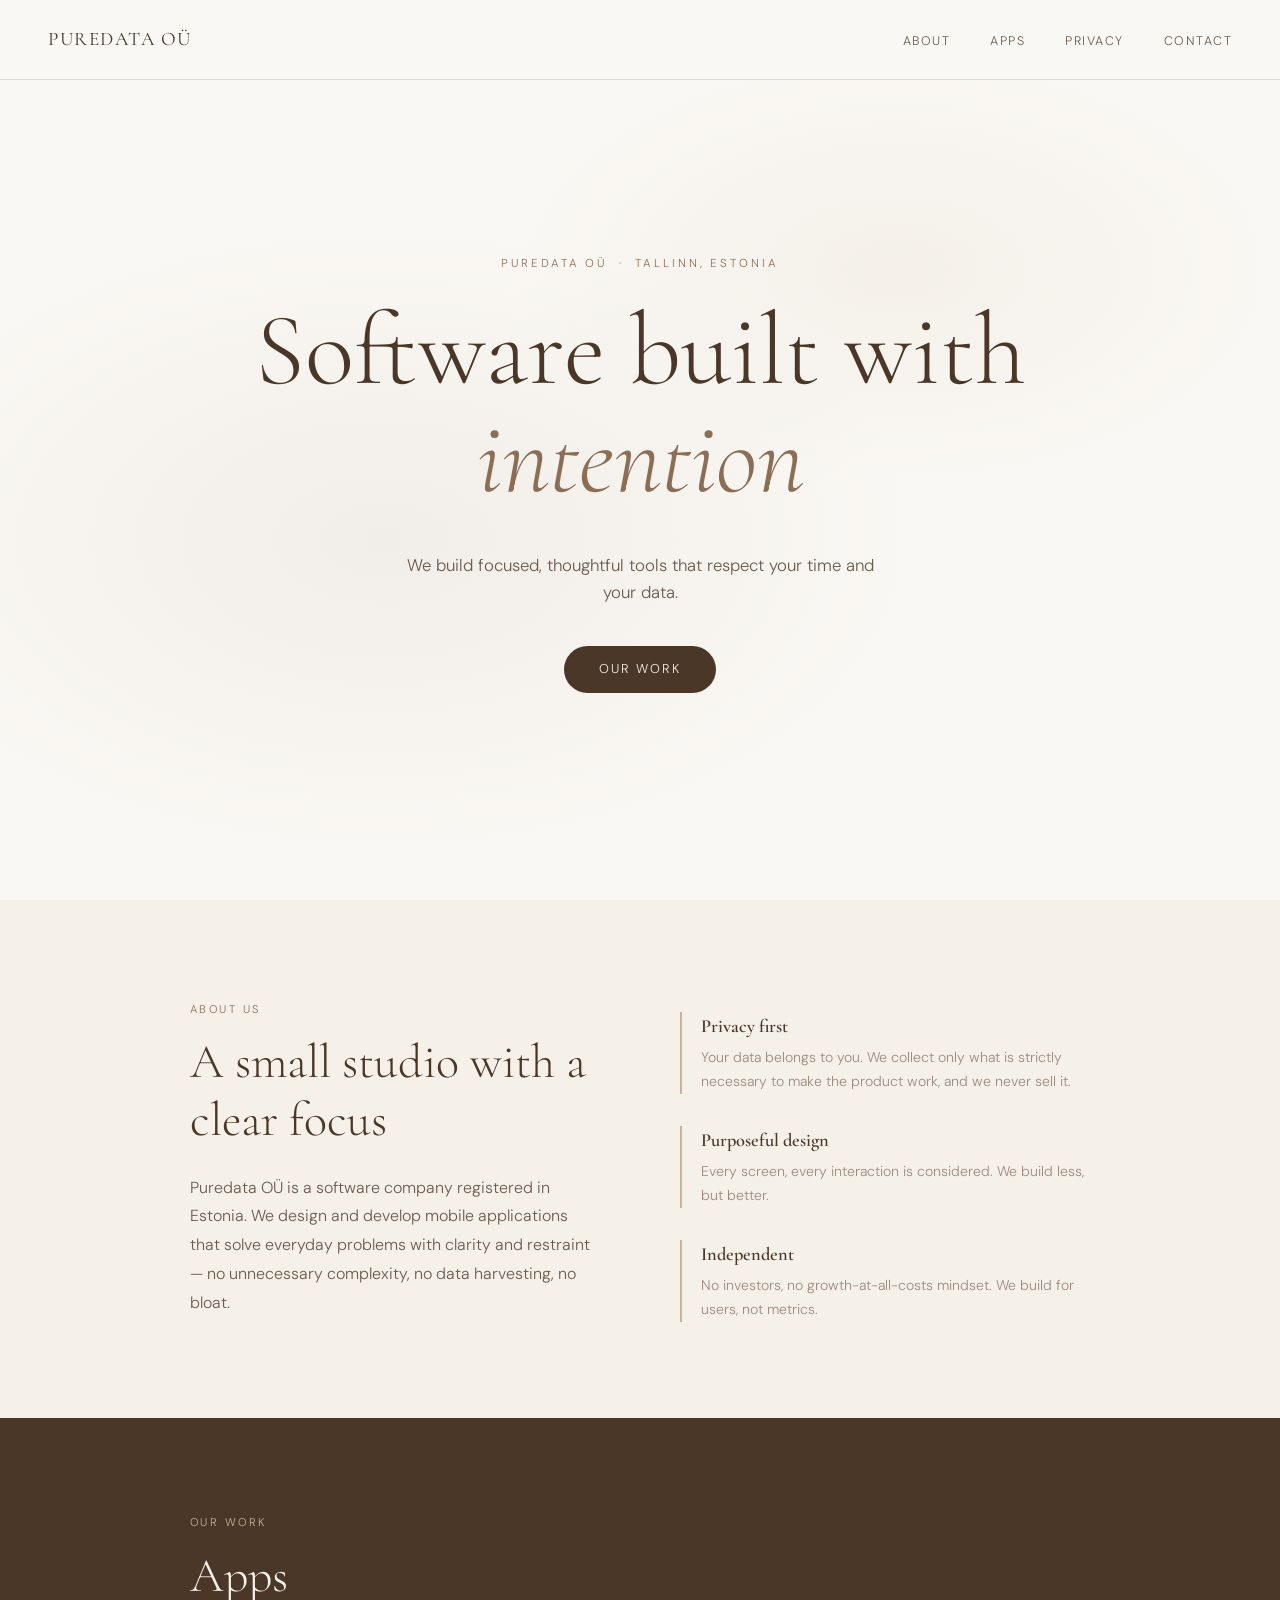
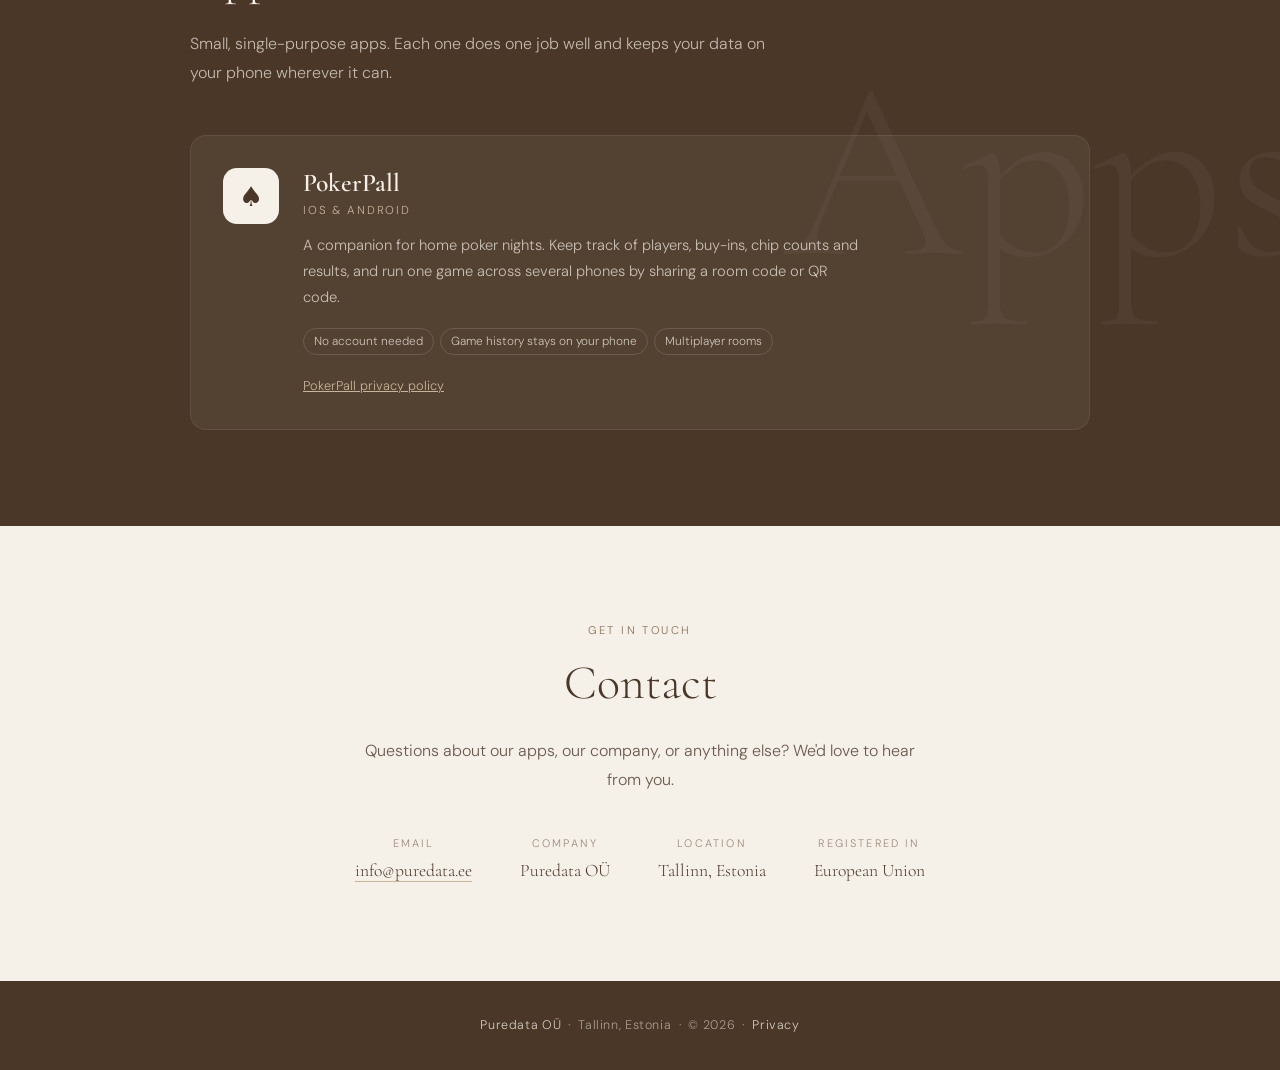
<file: index.html>
<!DOCTYPE html>
<html lang="en">
<head>
  <meta charset="UTF-8" />
  <meta name="viewport" content="width=device-width, initial-scale=1.0" />
  <title>Puredata OÜ — Software built with intention</title>
  <meta name="description" content="Puredata OÜ is a small software studio in Tallinn, Estonia, building focused mobile apps that respect your time and your data." />
  <link rel="preconnect" href="https://fonts.googleapis.com" />
  <link rel="preconnect" href="https://fonts.gstatic.com" crossorigin />
  <link href="https://fonts.googleapis.com/css2?family=Cormorant+Garamond:ital,wght@0,300;0,400;0,600;1,300;1,400&family=DM+Sans:wght@300;400;500&display=swap" rel="stylesheet" />
  <link rel="stylesheet" href="/site.css" />
  <script>
    /* Old links to puredata.ee/#app pointed at Plainly, which now has its own page. */
    if (location.hash === '#app') location.replace('/plainly/');
  </script>
  <style>
    /* HERO */
    .hero {
      min-height: 100vh;
      display: flex;
      flex-direction: column;
      align-items: center;
      justify-content: center;
      text-align: center;
      padding: 8rem 2rem 5rem;
      position: relative;
      overflow: hidden;
    }

    .hero::before {
      content: '';
      position: absolute;
      inset: 0;
      background:
        radial-gradient(ellipse 60% 50% at 30% 60%, rgba(139, 110, 87, 0.08) 0%, transparent 70%),
        radial-gradient(ellipse 50% 40% at 70% 30%, rgba(201, 180, 154, 0.12) 0%, transparent 60%);
      pointer-events: none;
    }

    .hero-eyebrow {
      font-size: 0.72rem;
      letter-spacing: 0.25em;
      text-transform: uppercase;
      color: var(--walnut-light);
      margin-bottom: 1.5rem;
      opacity: 0;
      animation: fadeUp 0.8s ease forwards 0.2s;
    }

    .hero-title {
      font-family: var(--serif);
      font-size: clamp(3rem, 8vw, 7rem);
      font-weight: 300;
      line-height: 1.05;
      color: var(--walnut);
      margin-bottom: 1rem;
      opacity: 0;
      animation: fadeUp 0.9s ease forwards 0.4s;
    }

    .hero-title em { font-style: italic; color: var(--walnut-light); }

    .hero-sub {
      font-size: 1.05rem;
      color: var(--text-mid);
      max-width: 480px;
      margin: 1.5rem auto 2.5rem;
      opacity: 0;
      animation: fadeUp 0.9s ease forwards 0.6s;
    }

    .hero-cta {
      display: inline-block;
      background: var(--walnut);
      color: var(--cream);
      padding: 0.85rem 2.2rem;
      border-radius: 100px;
      font-size: 0.8rem;
      letter-spacing: 0.14em;
      text-transform: uppercase;
      text-decoration: none;
      transition: background 0.2s, transform 0.2s;
      opacity: 0;
      animation: fadeUp 0.9s ease forwards 0.8s;
    }

    .hero-cta:hover { background: var(--walnut-mid); color: var(--cream); transform: translateY(-2px); }

    @media (prefers-reduced-motion: reduce) {
      .hero-eyebrow, .hero-title, .hero-sub, .hero-cta { opacity: 1; }
    }

    /* SECTIONS */
    section { padding: 6rem 2rem; }
    .container { max-width: 900px; margin: 0 auto; }

    .section-title {
      font-family: var(--serif);
      font-size: clamp(2rem, 4vw, 3rem);
      font-weight: 300;
      color: var(--walnut);
      line-height: 1.2;
      margin-bottom: 1.5rem;
    }

    .section-body {
      font-size: 1rem;
      color: var(--text-mid);
      max-width: 580px;
      line-height: 1.8;
    }

    /* ABOUT */
    .about { background: var(--cream); }

    .about-grid {
      display: grid;
      grid-template-columns: 1fr 1fr;
      gap: 5rem;
      align-items: center;
    }

    .about-values { display: flex; flex-direction: column; gap: 2rem; margin-top: 1rem; }
    .value-item { border-left: 2px solid var(--tan); padding-left: 1.2rem; }

    .value-title {
      font-family: var(--serif);
      font-size: 1.15rem;
      font-weight: 600;
      color: var(--walnut);
      margin-bottom: 0.3rem;
    }

    .value-desc { font-size: 0.88rem; color: var(--text-light); line-height: 1.7; }

    /* APPS */
    .apps { background: var(--walnut); color: var(--cream); position: relative; overflow: hidden; }

    .apps::before {
      content: 'Apps';
      position: absolute;
      right: -2rem;
      top: 50%;
      transform: translateY(-50%);
      font-family: var(--serif);
      font-size: clamp(8rem, 20vw, 18rem);
      font-weight: 300;
      color: rgba(255, 255, 255, 0.04);
      line-height: 1;
      pointer-events: none;
      white-space: nowrap;
    }

    .apps .eyebrow { color: var(--tan); }
    .apps .section-title { color: var(--cream); }
    .apps .section-body { color: rgba(245, 240, 232, 0.7); }

    .app-card {
      position: relative;
      margin-top: 3rem;
      background: rgba(255, 255, 255, 0.05);
      border: 1px solid rgba(255, 255, 255, 0.08);
      border-radius: 16px;
      padding: 2rem;
      display: grid;
      grid-template-columns: auto 1fr;
      gap: 1.5rem;
      align-items: start;
    }

    .app-mark {
      width: 56px;
      height: 56px;
      border-radius: 14px;
      background: var(--cream);
      color: var(--walnut);
      display: grid;
      place-items: center;
      font-size: 1.7rem;
    }

    .app-name {
      font-family: var(--serif);
      font-size: 1.6rem;
      font-weight: 600;
      color: var(--cream);
      line-height: 1.2;
    }

    .app-platform {
      font-size: 0.72rem;
      letter-spacing: 0.16em;
      text-transform: uppercase;
      color: var(--tan);
      margin: 0.2rem 0 0.8rem;
    }

    .app-desc { font-size: 0.92rem; color: rgba(245, 240, 232, 0.72); line-height: 1.75; max-width: 560px; }

    .app-points {
      list-style: none;
      display: flex;
      flex-wrap: wrap;
      gap: 6px;
      margin-top: 1.1rem;
    }

    .app-points li {
      font-size: 0.74rem;
      padding: 3px 10px;
      border-radius: 100px;
      border: 1px solid rgba(255, 255, 255, 0.14);
      color: rgba(245, 240, 232, 0.75);
    }

    .app-links { margin-top: 1.3rem; font-size: 0.8rem; }
    .app-links a { color: var(--tan); }
    .app-links a:hover { color: var(--cream); }

    /* CONTACT */
    .contact { background: var(--cream); text-align: center; }
    .contact .section-body { margin: 0 auto; }

    .contact-details {
      display: flex;
      justify-content: center;
      gap: 3rem;
      margin-top: 2.5rem;
      flex-wrap: wrap;
    }

    .contact-item { display: flex; flex-direction: column; gap: 0.3rem; }

    .contact-label {
      font-size: 0.68rem;
      letter-spacing: 0.2em;
      text-transform: uppercase;
      color: var(--text-light);
    }

    .contact-value { font-family: var(--serif); font-size: 1.1rem; color: var(--walnut); }

    .contact-value a {
      color: inherit;
      text-decoration: none;
      border-bottom: 1px solid var(--tan);
      transition: border-color 0.2s;
    }

    .contact-value a:hover { border-color: var(--walnut); }

    @media (max-width: 700px) {
      section { padding: 4.5rem 1rem; }
      .hero { padding: 7rem 1rem 4rem; }
      .about-grid { grid-template-columns: 1fr; gap: 2.5rem; }
      .app-card { grid-template-columns: 1fr; padding: 1.5rem; }
      .contact-details { gap: 2rem; }
    }
  </style>
</head>
<body>

  <nav class="site-nav" aria-label="Main">
    <a href="/" class="nav-logo">Puredata OÜ</a>
    <ul class="nav-links">
      <li class="nav-optional"><a href="#about">About</a></li>
      <li><a href="#apps">Apps</a></li>
      <li><a href="/privacy">Privacy</a></li>
      <li><a href="#contact">Contact</a></li>
    </ul>
  </nav>

  <main>

    <section class="hero">
      <p class="hero-eyebrow">Puredata OÜ &nbsp;·&nbsp; Tallinn, Estonia</p>
      <h1 class="hero-title">Software built with<br /><em>intention</em></h1>
      <p class="hero-sub">We build focused, thoughtful tools that respect your time and your data.</p>
      <a href="#apps" class="hero-cta">Our work</a>
    </section>

    <section class="about" id="about">
      <div class="container">
        <div class="about-grid">
          <div>
            <p class="eyebrow">About us</p>
            <h2 class="section-title">A small studio with a clear focus</h2>
            <p class="section-body">Puredata OÜ is a software company registered in Estonia. We design and develop mobile applications that solve everyday problems with clarity and restraint — no unnecessary complexity, no data harvesting, no bloat.</p>
          </div>
          <div class="about-values">
            <div class="value-item">
              <div class="value-title">Privacy first</div>
              <div class="value-desc">Your data belongs to you. We collect only what is strictly necessary to make the product work, and we never sell it.</div>
            </div>
            <div class="value-item">
              <div class="value-title">Purposeful design</div>
              <div class="value-desc">Every screen, every interaction is considered. We build less, but better.</div>
            </div>
            <div class="value-item">
              <div class="value-title">Independent</div>
              <div class="value-desc">No investors, no growth-at-all-costs mindset. We build for users, not metrics.</div>
            </div>
          </div>
        </div>
      </div>
    </section>

    <section class="apps" id="apps">
      <div class="container">
        <p class="eyebrow">Our work</p>
        <h2 class="section-title">Apps</h2>
        <p class="section-body">Small, single-purpose apps. Each one does one job well and keeps your data on your phone wherever it can.</p>

        <article class="app-card">
          <div class="app-mark" aria-hidden="true">♠</div>
          <div>
            <h3 class="app-name">PokerPall</h3>
            <p class="app-platform">iOS &amp; Android</p>
            <p class="app-desc">A companion for home poker nights. Keep track of players, buy-ins, chip counts and results, and run one game across several phones by sharing a room code or QR code.</p>
            <ul class="app-points">
              <li>No account needed</li>
              <li>Game history stays on your phone</li>
              <li>Multiplayer rooms</li>
            </ul>
            <p class="app-links"><a href="/privacy#pokerpall">PokerPall privacy policy</a></p>
          </div>
        </article>
      </div>
    </section>

    <section class="contact" id="contact">
      <div class="container">
        <p class="eyebrow">Get in touch</p>
        <h2 class="section-title">Contact</h2>
        <p class="section-body">Questions about our apps, our company, or anything else? We'd love to hear from you.</p>
        <div class="contact-details">
          <div class="contact-item">
            <span class="contact-label">Email</span>
            <span class="contact-value"><a href="mailto:info@puredata.ee">info@puredata.ee</a></span>
          </div>
          <div class="contact-item">
            <span class="contact-label">Company</span>
            <span class="contact-value">Puredata OÜ</span>
          </div>
          <div class="contact-item">
            <span class="contact-label">Location</span>
            <span class="contact-value">Tallinn, Estonia</span>
          </div>
          <div class="contact-item">
            <span class="contact-label">Registered in</span>
            <span class="contact-value">European Union</span>
          </div>
        </div>
      </div>
    </section>

  </main>

  <footer class="site-footer">
    <span>Puredata OÜ</span> &nbsp;·&nbsp; Tallinn, Estonia &nbsp;·&nbsp; © 2026 &nbsp;·&nbsp; <a href="/privacy">Privacy</a>
  </footer>

</body>
</html>
</file>
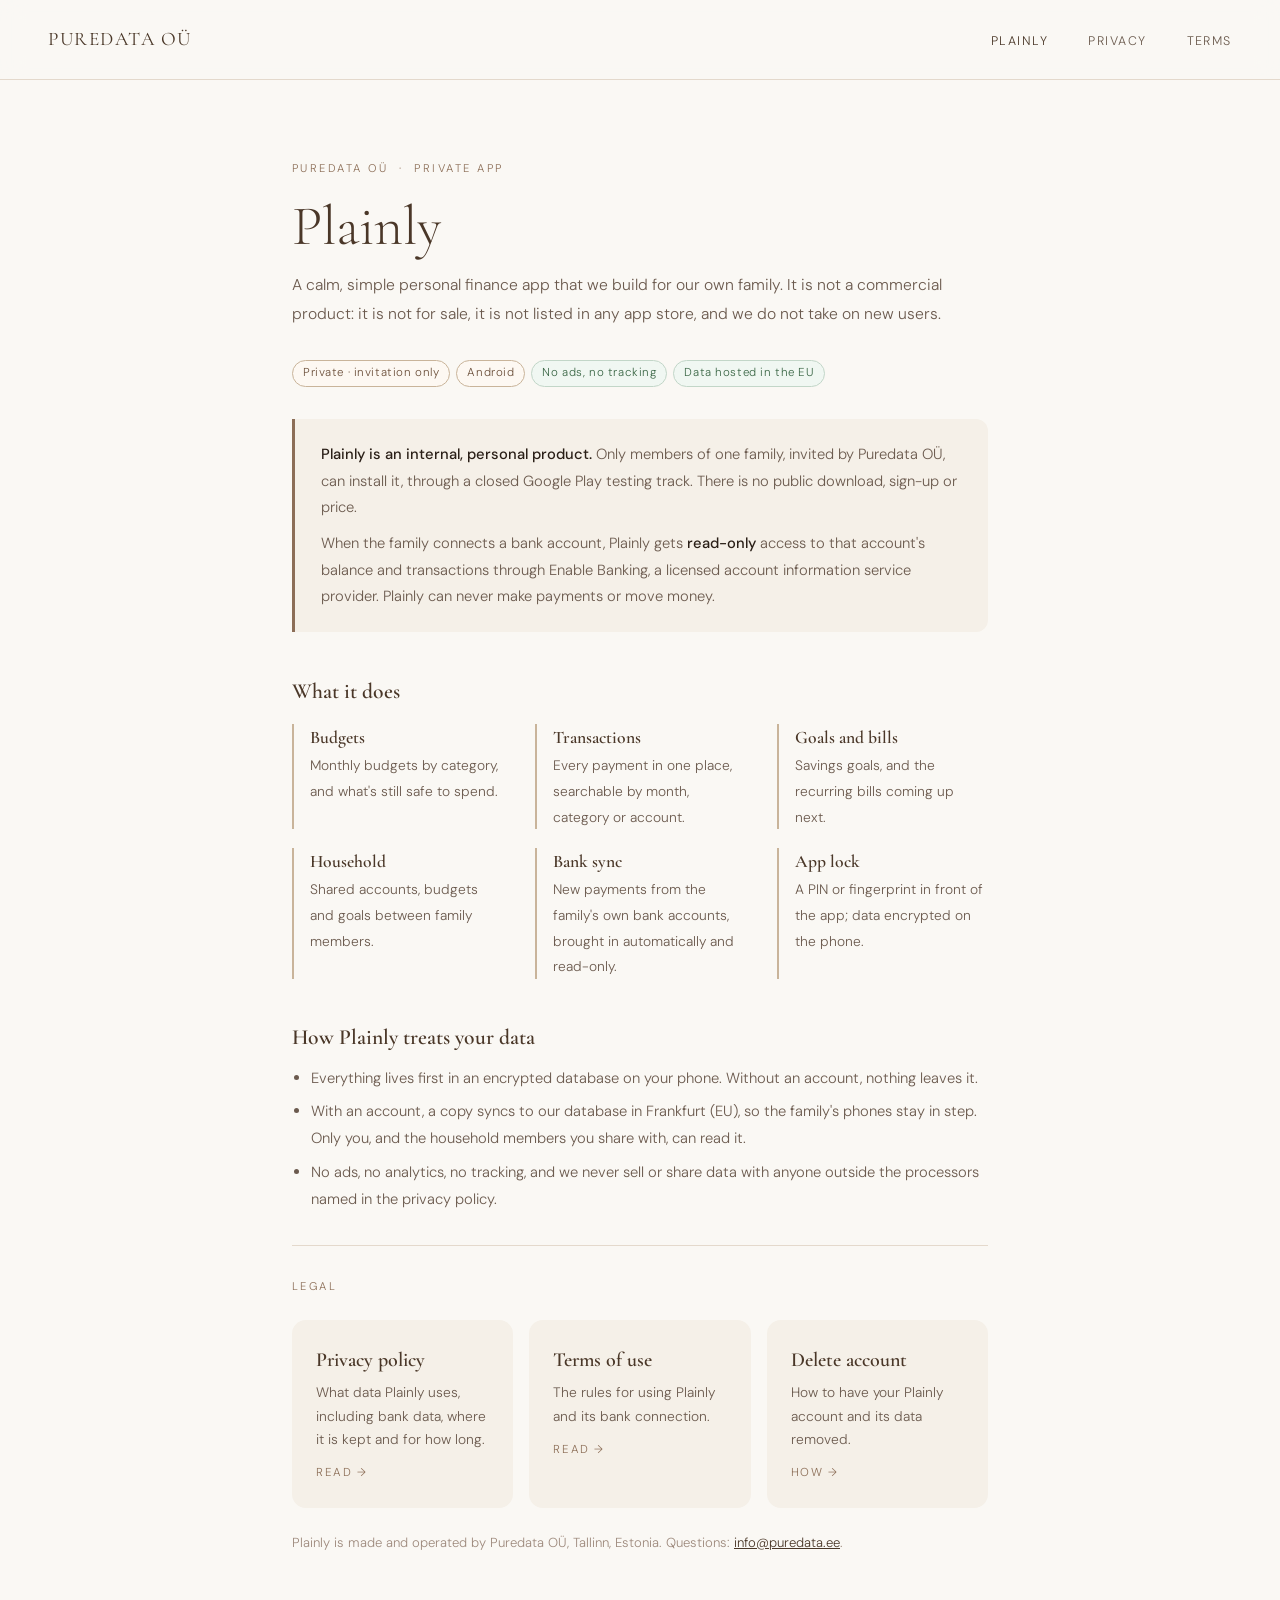
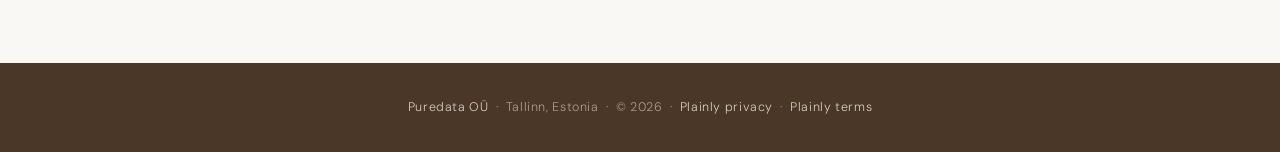
<file: plainly/index.html>
<!DOCTYPE html>
<html lang="en">
<head>
  <meta charset="UTF-8" />
  <meta name="viewport" content="width=device-width, initial-scale=1.0" />
  <title>Plainly — a private family app by Puredata OÜ</title>
  <meta name="description" content="Plainly is a private personal finance app that Puredata OÜ builds for one family. It is not publicly available." />
  <meta name="robots" content="noindex" />
  <link rel="preconnect" href="https://fonts.googleapis.com" />
  <link rel="preconnect" href="https://fonts.gstatic.com" crossorigin />
  <link href="https://fonts.googleapis.com/css2?family=Cormorant+Garamond:ital,wght@0,300;0,400;0,600;1,300;1,400&family=DM+Sans:wght@300;400;500&display=swap" rel="stylesheet" />
  <link rel="stylesheet" href="/site.css" />
  <style>
    .feature-list {
      list-style: none;
      display: grid;
      grid-template-columns: repeat(auto-fit, minmax(200px, 1fr));
      gap: 1.2rem 2rem;
      margin: 1rem 0 0;
      padding: 0;
    }
    .feature-list li { border-left: 2px solid var(--tan); padding-left: 1rem; }
    .feature-list strong {
      display: block;
      font-family: var(--serif);
      font-size: 1.1rem;
      font-weight: 600;
      color: var(--walnut);
    }
    .feature-list span { font-size: 0.86rem; color: var(--text-mid); line-height: 1.7; }
  </style>
</head>
<body>

  <nav class="site-nav" aria-label="Plainly">
    <a href="/" class="nav-logo">Puredata OÜ</a>
    <ul class="nav-links">
      <li><a href="/plainly/" aria-current="page">Plainly</a></li>
      <li><a href="/plainly/privacy">Privacy</a></li>
      <li><a href="/plainly/terms">Terms</a></li>
    </ul>
  </nav>

  <main class="page">

    <p class="eyebrow">Puredata OÜ &nbsp;·&nbsp; Private app</p>
    <h1>Plainly</h1>
    <p class="lede">A calm, simple personal finance app that we build for our own family. It is not a commercial product: it is not for sale, it is not listed in any app store, and we do not take on new users.</p>

    <div class="chips">
      <span class="chip">Private · invitation only</span>
      <span class="chip">Android</span>
      <span class="chip good">No ads, no tracking</span>
      <span class="chip good">Data hosted in the EU</span>
    </div>

    <div class="callout">
      <p><strong>Plainly is an internal, personal product.</strong> Only members of one family, invited by Puredata OÜ, can install it, through a closed Google Play testing track. There is no public download, sign-up or price.</p>
      <p>When the family connects a bank account, Plainly gets <strong>read-only</strong> access to that account's balance and transactions through Enable Banking, a licensed account information service provider. Plainly can never make payments or move money.</p>
    </div>

    <div class="prose">
      <h2>What it does</h2>
    </div>
    <ul class="feature-list">
      <li><strong>Budgets</strong><span>Monthly budgets by category, and what's still safe to spend.</span></li>
      <li><strong>Transactions</strong><span>Every payment in one place, searchable by month, category or account.</span></li>
      <li><strong>Goals and bills</strong><span>Savings goals, and the recurring bills coming up next.</span></li>
      <li><strong>Household</strong><span>Shared accounts, budgets and goals between family members.</span></li>
      <li><strong>Bank sync</strong><span>New payments from the family's own bank accounts, brought in automatically and read-only.</span></li>
      <li><strong>App lock</strong><span>A PIN or fingerprint in front of the app; data encrypted on the phone.</span></li>
    </ul>

    <div class="prose">
      <h2>How Plainly treats your data</h2>
      <ul>
        <li>Everything lives first in an encrypted database on your phone. Without an account, nothing leaves it.</li>
        <li>With an account, a copy syncs to our database in Frankfurt (EU), so the family's phones stay in step. Only you, and the household members you share with, can read it.</li>
        <li>No ads, no analytics, no tracking, and we never sell or share data with anyone outside the processors named in the privacy policy.</li>
      </ul>
    </div>

    <hr class="rule" />

    <p class="eyebrow">Legal</p>
    <div class="card-grid">
      <a class="card" href="/plainly/privacy">
        <p class="card-title">Privacy policy</p>
        <p class="card-text">What data Plainly uses, including bank data, where it is kept and for how long.</p>
        <span class="card-link">Read →</span>
      </a>
      <a class="card" href="/plainly/terms">
        <p class="card-title">Terms of use</p>
        <p class="card-text">The rules for using Plainly and its bank connection.</p>
        <span class="card-link">Read →</span>
      </a>
      <a class="card" href="/delete-account">
        <p class="card-title">Delete account</p>
        <p class="card-text">How to have your Plainly account and its data removed.</p>
        <span class="card-link">How →</span>
      </a>
    </div>

    <p class="meta">Plainly is made and operated by Puredata OÜ, Tallinn, Estonia. Questions: <a href="mailto:info@puredata.ee">info@puredata.ee</a>.</p>

  </main>

  <footer class="site-footer">
    <span>Puredata OÜ</span> &nbsp;·&nbsp; Tallinn, Estonia &nbsp;·&nbsp; © 2026 &nbsp;·&nbsp;
    <a href="/plainly/privacy">Plainly privacy</a> &nbsp;·&nbsp; <a href="/plainly/terms">Plainly terms</a>
  </footer>

</body>
</html>
</file>
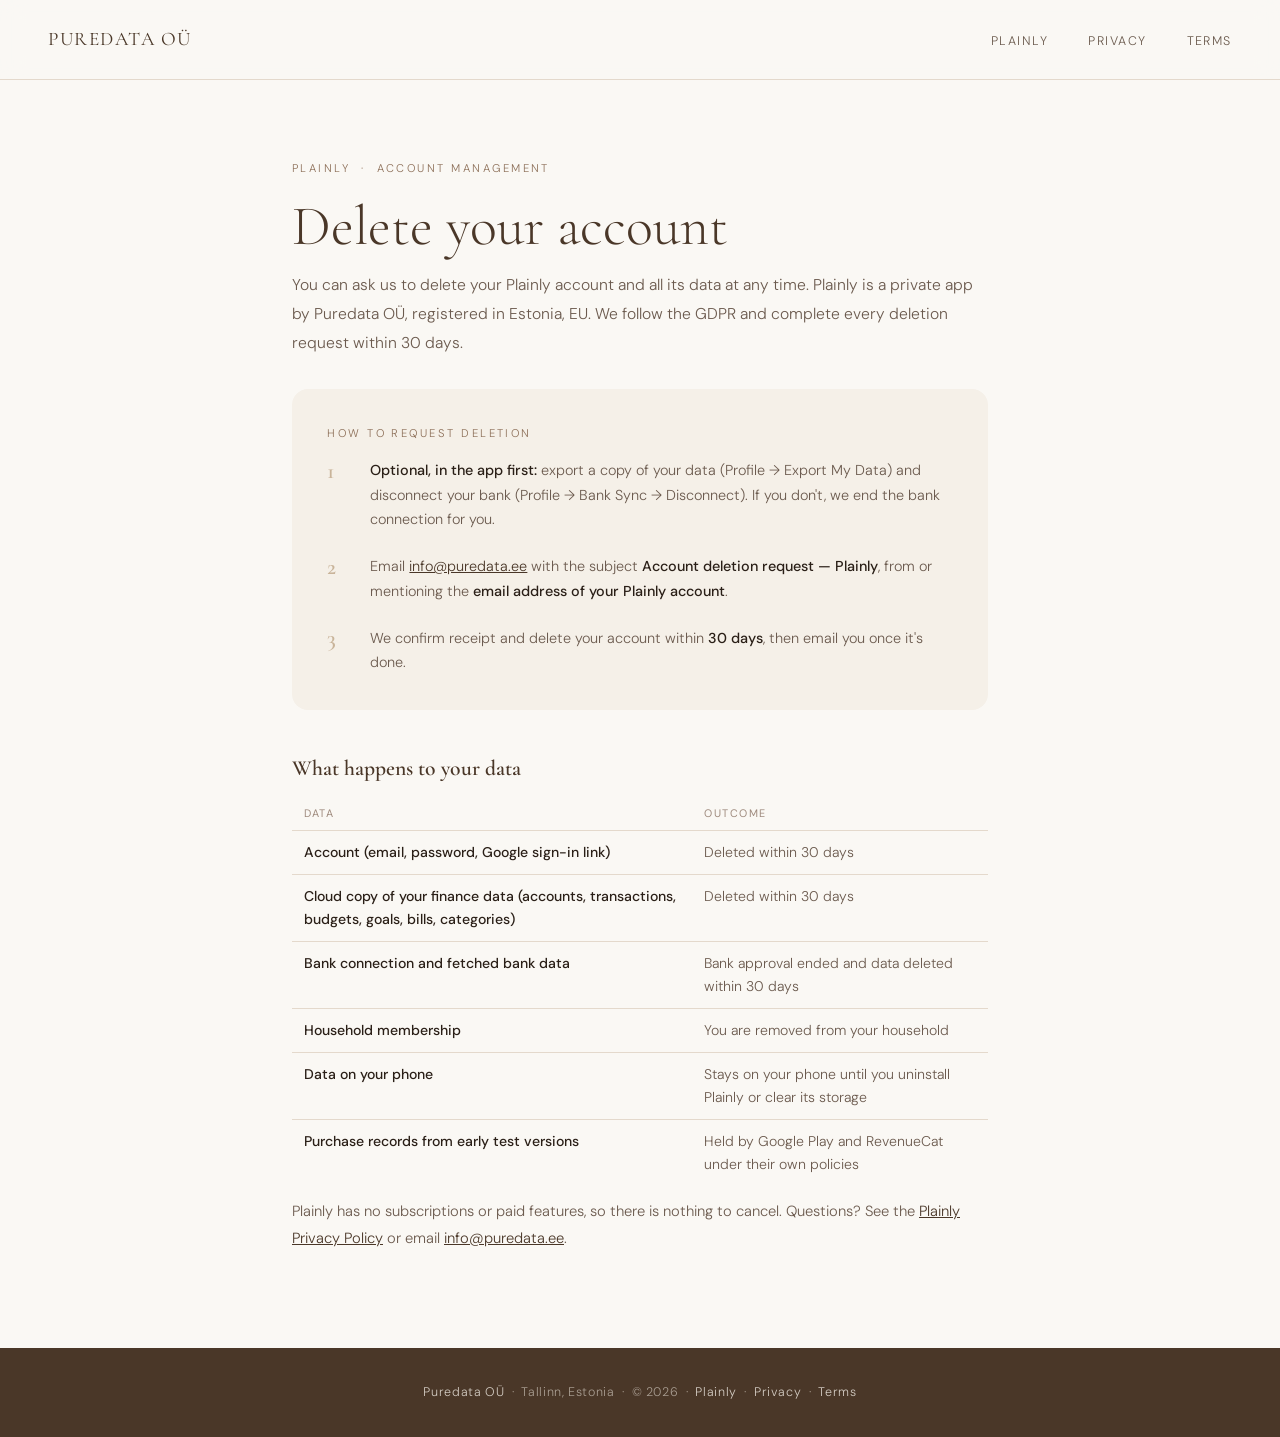
<file: delete-account.html>
<!DOCTYPE html>
<html lang="en">
<head>
  <meta charset="UTF-8" />
  <meta name="viewport" content="width=device-width, initial-scale=1.0" />
  <title>Delete Account — Plainly by Puredata OÜ</title>
  <meta name="description" content="How to request deletion of your Plainly account and its data." />
  <meta name="robots" content="noindex" />
  <link rel="preconnect" href="https://fonts.googleapis.com" />
  <link rel="preconnect" href="https://fonts.gstatic.com" crossorigin />
  <link href="https://fonts.googleapis.com/css2?family=Cormorant+Garamond:ital,wght@0,300;0,400;0,600;1,300;1,400&family=DM+Sans:wght@300;400;500&display=swap" rel="stylesheet" />
  <link rel="stylesheet" href="/site.css" />
  <style>
    .steps {
      background: var(--cream);
      border-radius: 16px;
      padding: 2.2rem;
      margin: 2rem 0 2.5rem;
    }

    .step { display: flex; gap: 1.2rem; align-items: flex-start; margin-bottom: 1.4rem; }
    .step:last-child { margin-bottom: 0; }

    .step-number {
      font-family: var(--serif);
      font-size: 1.4rem;
      font-weight: 600;
      color: var(--tan);
      line-height: 1;
      min-width: 1.5rem;
      padding-top: 0.1rem;
    }

    .step-content { font-size: 0.9rem; color: var(--text-mid); line-height: 1.7; }
    .step-content strong { font-weight: 500; color: var(--text-dark); }

    .outcome-deleted { color: var(--destructive); }
    .outcome-kept { color: var(--walnut-light); }

    @media (max-width: 700px) {
      .steps { padding: 1.4rem; }
    }
  </style>
</head>
<body>

  <nav class="site-nav" aria-label="Plainly">
    <a href="/" class="nav-logo">Puredata OÜ</a>
    <ul class="nav-links">
      <li><a href="/plainly/">Plainly</a></li>
      <li><a href="/plainly/privacy">Privacy</a></li>
      <li><a href="/plainly/terms">Terms</a></li>
    </ul>
  </nav>

  <main class="page">
    <p class="eyebrow">Plainly &nbsp;·&nbsp; Account management</p>
    <h1>Delete your account</h1>

    <p class="lede">You can ask us to delete your Plainly account and all its data at any time. Plainly is a private app by Puredata OÜ, registered in Estonia, EU. We follow the GDPR and complete every deletion request within 30 days.</p>

    <div class="steps">
      <p class="eyebrow">How to request deletion</p>

      <div class="step">
        <span class="step-number">1</span>
        <div class="step-content">
          <strong>Optional, in the app first:</strong> export a copy of your data (Profile → Export My Data) and disconnect your bank (Profile → Bank Sync → Disconnect). If you don't, we end the bank connection for you.
        </div>
      </div>

      <div class="step">
        <span class="step-number">2</span>
        <div class="step-content">
          Email <a href="mailto:info@puredata.ee?subject=Account%20deletion%20request%20%E2%80%94%20Plainly">info@puredata.ee</a>
          with the subject <strong>Account deletion request — Plainly</strong>, from or mentioning the
          <strong>email address of your Plainly account</strong>.
        </div>
      </div>

      <div class="step">
        <span class="step-number">3</span>
        <div class="step-content">
          We confirm receipt and delete your account within <strong>30 days</strong>, then email you once it's done.
        </div>
      </div>
    </div>

    <div class="prose">
      <h2>What happens to your data</h2>
      <table class="data-table">
        <thead>
          <tr><th>Data</th><th>Outcome</th></tr>
        </thead>
        <tbody>
          <tr>
            <td>Account (email, password, Google sign-in link)</td>
            <td class="outcome-deleted">Deleted within 30 days</td>
          </tr>
          <tr>
            <td>Cloud copy of your finance data (accounts, transactions, budgets, goals, bills, categories)</td>
            <td class="outcome-deleted">Deleted within 30 days</td>
          </tr>
          <tr>
            <td>Bank connection and fetched bank data</td>
            <td class="outcome-deleted">Bank approval ended and data deleted within 30 days</td>
          </tr>
          <tr>
            <td>Household membership</td>
            <td class="outcome-deleted">You are removed from your household</td>
          </tr>
          <tr>
            <td>Data on your phone</td>
            <td class="outcome-kept">Stays on your phone until you uninstall Plainly or clear its storage</td>
          </tr>
          <tr>
            <td>Purchase records from early test versions</td>
            <td class="outcome-kept">Held by Google Play and RevenueCat under their own policies</td>
          </tr>
        </tbody>
      </table>

      <p>Plainly has no subscriptions or paid features, so there is nothing to cancel. Questions? See the <a href="/plainly/privacy">Plainly Privacy Policy</a> or email <a href="mailto:info@puredata.ee">info@puredata.ee</a>.</p>
    </div>

  </main>

  <footer class="site-footer">
    <span>Puredata OÜ</span> &nbsp;·&nbsp; Tallinn, Estonia &nbsp;·&nbsp; © 2026 &nbsp;·&nbsp;
    <a href="/plainly/">Plainly</a> &nbsp;·&nbsp; <a href="/plainly/privacy">Privacy</a> &nbsp;·&nbsp; <a href="/plainly/terms">Terms</a>
  </footer>

</body>
</html>
</file>
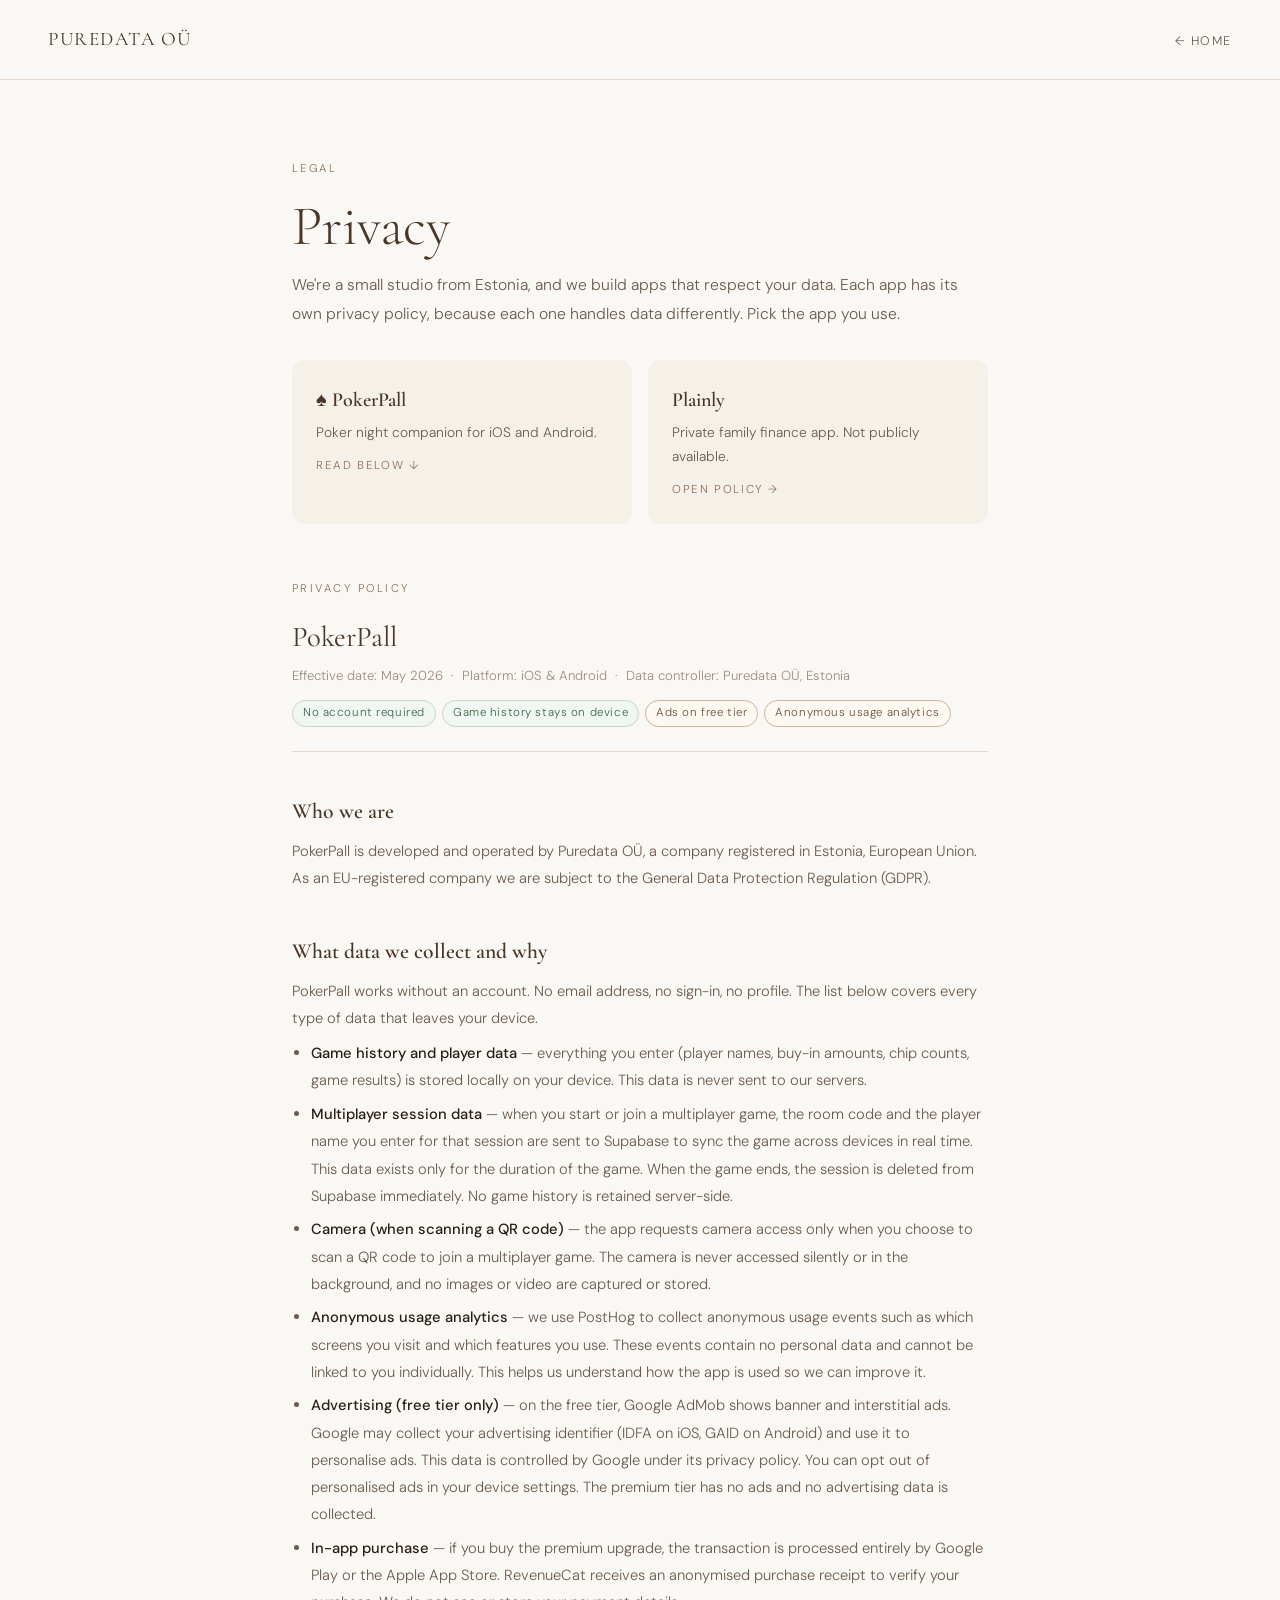
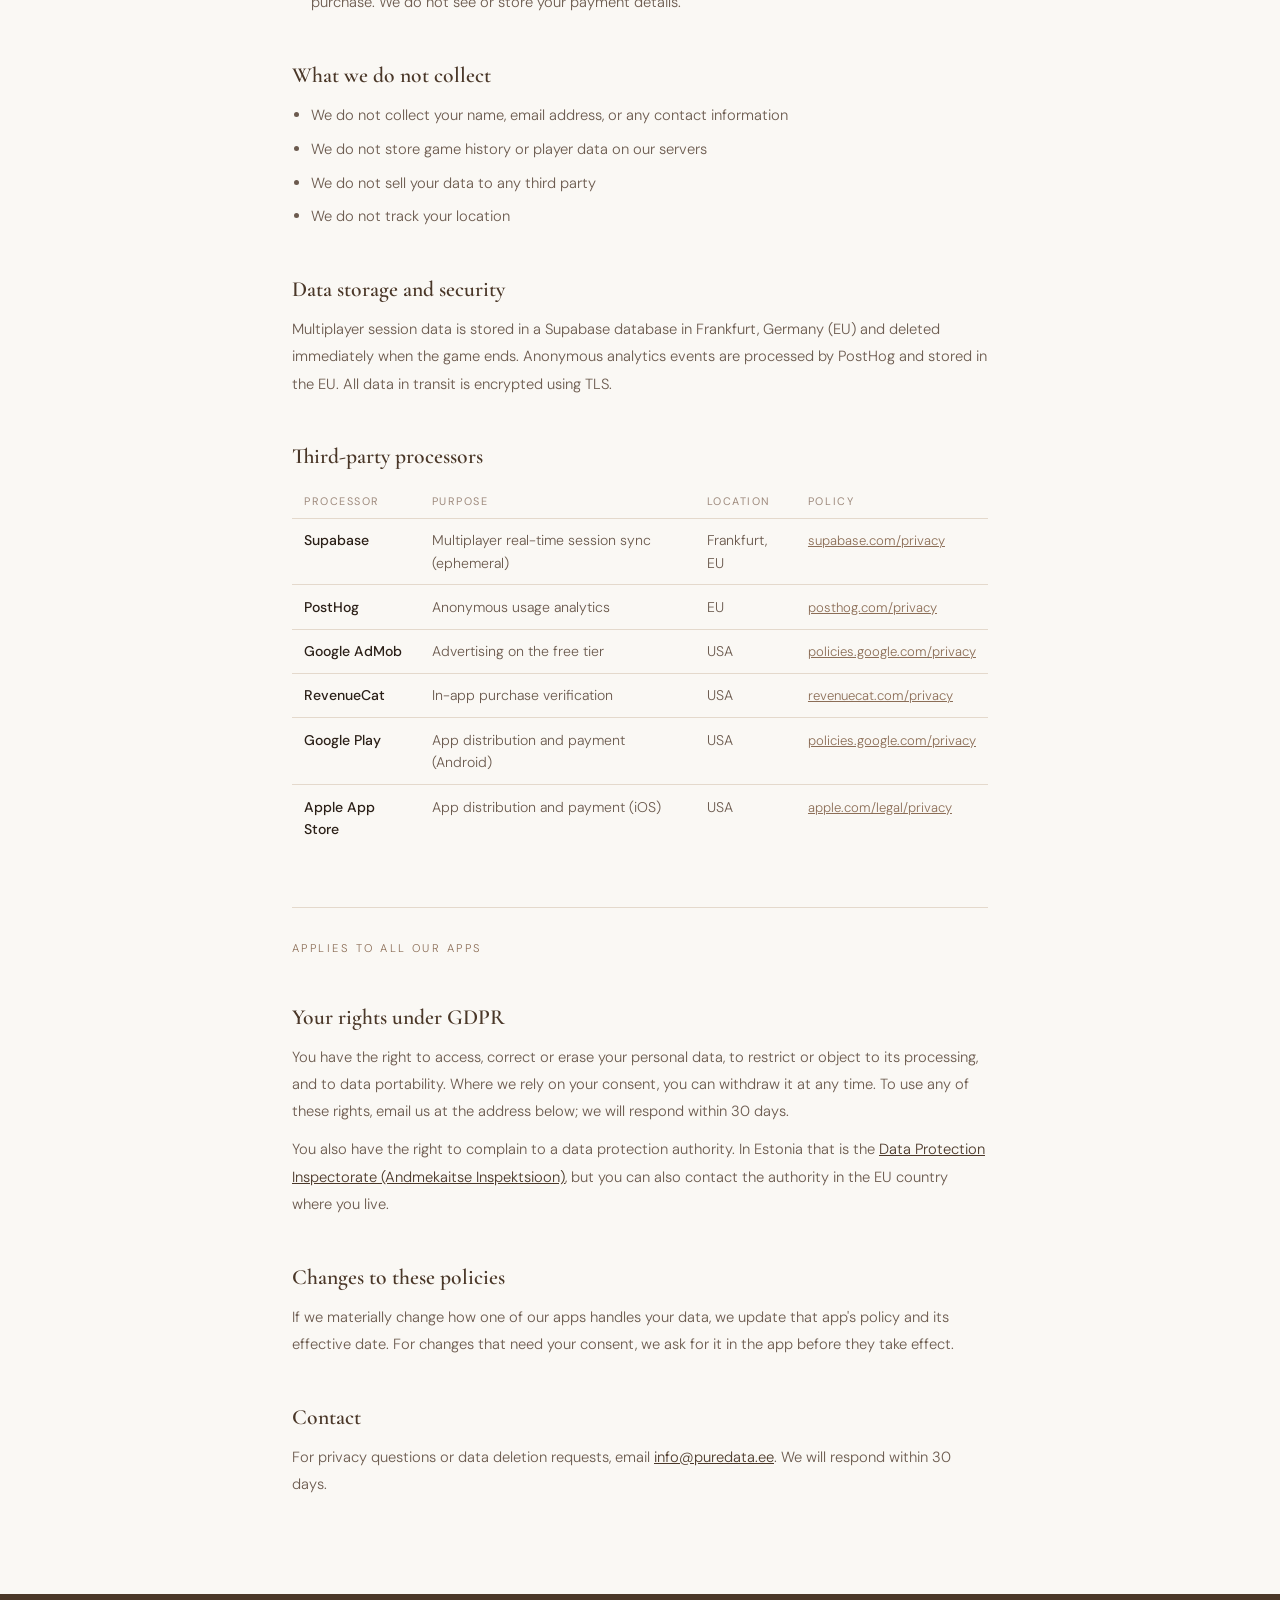
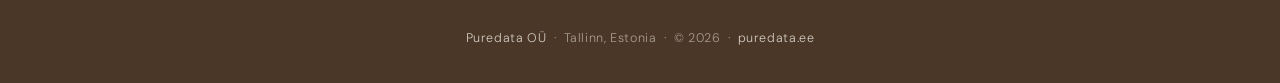
<file: privacy.html>
<!DOCTYPE html>
<html lang="en">
<head>
  <meta charset="UTF-8" />
  <meta name="viewport" content="width=device-width, initial-scale=1.0" />
  <title>Privacy — Puredata OÜ</title>
  <meta name="description" content="Privacy policies for the apps made by Puredata OÜ, Estonia." />
  <link rel="preconnect" href="https://fonts.googleapis.com" />
  <link rel="preconnect" href="https://fonts.gstatic.com" crossorigin />
  <link href="https://fonts.googleapis.com/css2?family=Cormorant+Garamond:ital,wght@0,300;0,400;0,600;1,300;1,400&family=DM+Sans:wght@300;400;500&display=swap" rel="stylesheet" />
  <link rel="stylesheet" href="/site.css" />
  <script>
    /* Plainly's policy moved to its own page; keep old /privacy#plainly links working. */
    if (location.hash === '#plainly') location.replace('/plainly/privacy');
  </script>
  <style>
    .policy-head { padding-bottom: 1.5rem; border-bottom: 1px solid var(--tan-light); }
    .policy-head h2 {
      font-family: var(--serif);
      font-size: 1.8rem;
      font-weight: 400;
      color: var(--walnut);
      margin-bottom: 0.3rem;
    }
    .policy { margin-top: 3.5rem; }
    .shared { margin-top: 3.5rem; padding-top: 2rem; border-top: 1px solid var(--tan-light); }
  </style>
</head>
<body>

  <nav class="site-nav" aria-label="Main">
    <a href="/" class="nav-logo">Puredata OÜ</a>
    <ul class="nav-links">
      <li><a href="/">← Home</a></li>
    </ul>
  </nav>

  <main class="page">

    <p class="eyebrow">Legal</p>
    <h1>Privacy</h1>
    <p class="lede">We're a small studio from Estonia, and we build apps that respect your data. Each app has its own privacy policy, because each one handles data differently. Pick the app you use.</p>

    <div class="card-grid">
      <a class="card" href="#pokerpall">
        <p class="card-title">♠ PokerPall</p>
        <p class="card-text">Poker night companion for iOS and Android.</p>
        <span class="card-link">Read below ↓</span>
      </a>
      <a class="card" href="/plainly/privacy">
        <p class="card-title">Plainly</p>
        <p class="card-text">Private family finance app. Not publicly available.</p>
        <span class="card-link">Open policy →</span>
      </a>
    </div>

    <!-- ADD A NEW APP: add a card above, then either a policy section below or its own page. -->

    <!-- ══════════════ POKERPALL ══════════════ -->
    <article class="policy" id="pokerpall">

      <header class="policy-head">
        <p class="eyebrow">Privacy policy</p>
        <h2>PokerPall</h2>
        <p class="meta">Effective date: May 2026 &nbsp;·&nbsp; Platform: iOS &amp; Android &nbsp;·&nbsp; Data controller: Puredata OÜ, Estonia</p>
        <div class="chips">
          <span class="chip good">No account required</span>
          <span class="chip good">Game history stays on device</span>
          <span class="chip">Ads on free tier</span>
          <span class="chip">Anonymous usage analytics</span>
        </div>
      </header>

      <div class="prose">

        <h2>Who we are</h2>
        <p>PokerPall is developed and operated by Puredata OÜ, a company registered in Estonia, European Union. As an EU-registered company we are subject to the General Data Protection Regulation (GDPR).</p>

        <h2>What data we collect and why</h2>
        <p>PokerPall works without an account. No email address, no sign-in, no profile. The list below covers every type of data that leaves your device.</p>
        <ul>
          <li><strong>Game history and player data</strong> — everything you enter (player names, buy-in amounts, chip counts, game results) is stored locally on your device. This data is never sent to our servers.</li>
          <li><strong>Multiplayer session data</strong> — when you start or join a multiplayer game, the room code and the player name you enter for that session are sent to Supabase to sync the game across devices in real time. This data exists only for the duration of the game. When the game ends, the session is deleted from Supabase immediately. No game history is retained server-side.</li>
          <li><strong>Camera (when scanning a QR code)</strong> — the app requests camera access only when you choose to scan a QR code to join a multiplayer game. The camera is never accessed silently or in the background, and no images or video are captured or stored.</li>
          <li><strong>Anonymous usage analytics</strong> — we use PostHog to collect anonymous usage events such as which screens you visit and which features you use. These events contain no personal data and cannot be linked to you individually. This helps us understand how the app is used so we can improve it.</li>
          <li><strong>Advertising (free tier only)</strong> — on the free tier, Google AdMob shows banner and interstitial ads. Google may collect your advertising identifier (IDFA on iOS, GAID on Android) and use it to personalise ads. This data is controlled by Google under its privacy policy. You can opt out of personalised ads in your device settings. The premium tier has no ads and no advertising data is collected.</li>
          <li><strong>In-app purchase</strong> — if you buy the premium upgrade, the transaction is processed entirely by Google Play or the Apple App Store. RevenueCat receives an anonymised purchase receipt to verify your purchase. We do not see or store your payment details.</li>
        </ul>

        <h2>What we do not collect</h2>
        <ul>
          <li>We do not collect your name, email address, or any contact information</li>
          <li>We do not store game history or player data on our servers</li>
          <li>We do not sell your data to any third party</li>
          <li>We do not track your location</li>
        </ul>

        <h2>Data storage and security</h2>
        <p>Multiplayer session data is stored in a Supabase database in Frankfurt, Germany (EU) and deleted immediately when the game ends. Anonymous analytics events are processed by PostHog and stored in the EU. All data in transit is encrypted using TLS.</p>

        <h2>Third-party processors</h2>
        <table class="data-table">
          <thead>
            <tr><th>Processor</th><th>Purpose</th><th>Location</th><th>Policy</th></tr>
          </thead>
          <tbody>
            <tr>
              <td>Supabase</td>
              <td>Multiplayer real-time session sync (ephemeral)</td>
              <td>Frankfurt, EU</td>
              <td><a href="https://supabase.com/privacy" target="_blank" rel="noopener">supabase.com/privacy</a></td>
            </tr>
            <tr>
              <td>PostHog</td>
              <td>Anonymous usage analytics</td>
              <td>EU</td>
              <td><a href="https://posthog.com/privacy" target="_blank" rel="noopener">posthog.com/privacy</a></td>
            </tr>
            <tr>
              <td>Google AdMob</td>
              <td>Advertising on the free tier</td>
              <td>USA</td>
              <td><a href="https://policies.google.com/privacy" target="_blank" rel="noopener">policies.google.com/privacy</a></td>
            </tr>
            <tr>
              <td>RevenueCat</td>
              <td>In-app purchase verification</td>
              <td>USA</td>
              <td><a href="https://www.revenuecat.com/privacy" target="_blank" rel="noopener">revenuecat.com/privacy</a></td>
            </tr>
            <tr>
              <td>Google Play</td>
              <td>App distribution and payment (Android)</td>
              <td>USA</td>
              <td><a href="https://policies.google.com/privacy" target="_blank" rel="noopener">policies.google.com/privacy</a></td>
            </tr>
            <tr>
              <td>Apple App Store</td>
              <td>App distribution and payment (iOS)</td>
              <td>USA</td>
              <td><a href="https://www.apple.com/legal/privacy/" target="_blank" rel="noopener">apple.com/legal/privacy</a></td>
            </tr>
          </tbody>
        </table>

      </div>
    </article>

    <!-- ══════════════ SHARED ══════════════ -->
    <section class="shared" id="rights">
      <p class="eyebrow">Applies to all our apps</p>
      <div class="prose">

        <h2>Your rights under GDPR</h2>
        <p>You have the right to access, correct or erase your personal data, to restrict or object to its processing, and to data portability. Where we rely on your consent, you can withdraw it at any time. To use any of these rights, email us at the address below; we will respond within 30 days.</p>
        <p>You also have the right to complain to a data protection authority. In Estonia that is the <a href="https://www.aki.ee/en" target="_blank" rel="noopener">Data Protection Inspectorate (Andmekaitse Inspektsioon)</a>, but you can also contact the authority in the EU country where you live.</p>

        <h2>Changes to these policies</h2>
        <p>If we materially change how one of our apps handles your data, we update that app's policy and its effective date. For changes that need your consent, we ask for it in the app before they take effect.</p>

        <h2>Contact</h2>
        <p>For privacy questions or data deletion requests, email <a href="mailto:info@puredata.ee">info@puredata.ee</a>. We will respond within 30 days.</p>

      </div>
    </section>

  </main>

  <footer class="site-footer">
    <span>Puredata OÜ</span> &nbsp;·&nbsp; Tallinn, Estonia &nbsp;·&nbsp; © 2026 &nbsp;·&nbsp; <a href="/">puredata.ee</a>
  </footer>

</body>
</html>
</file>
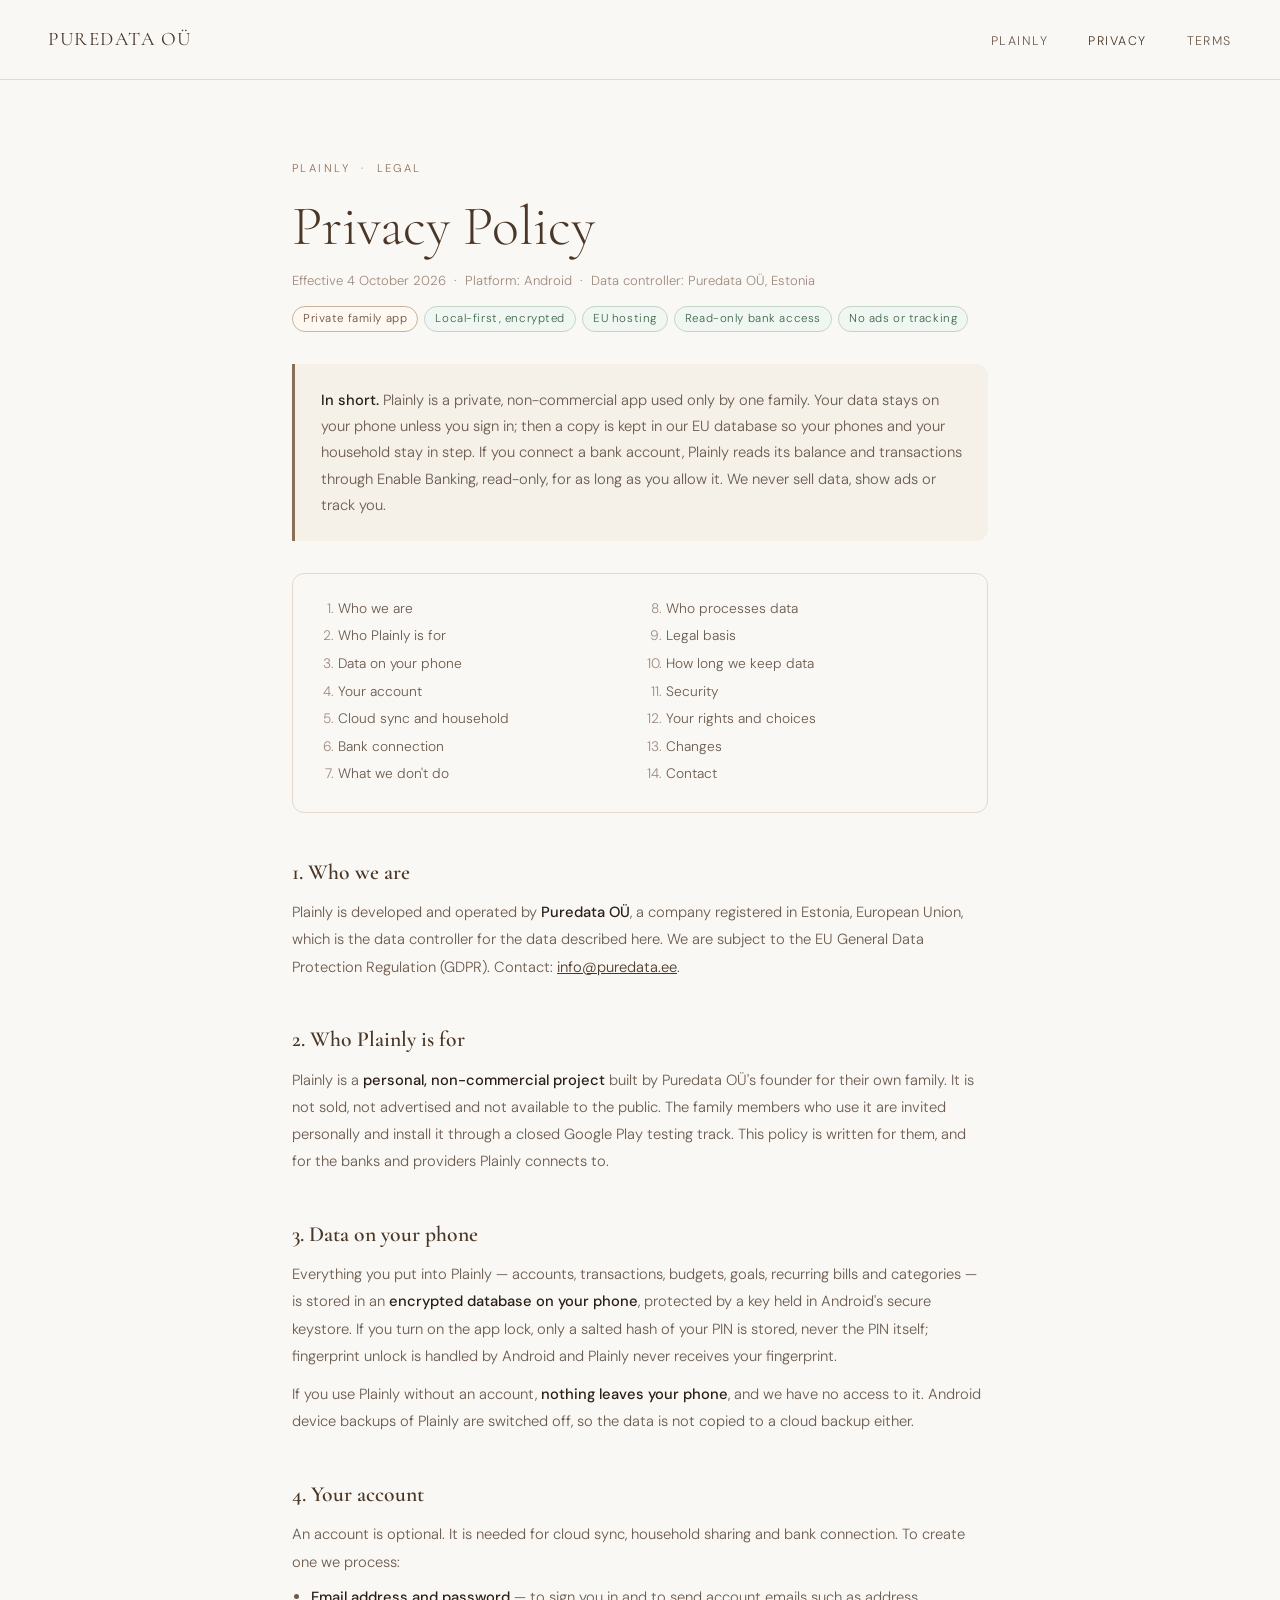
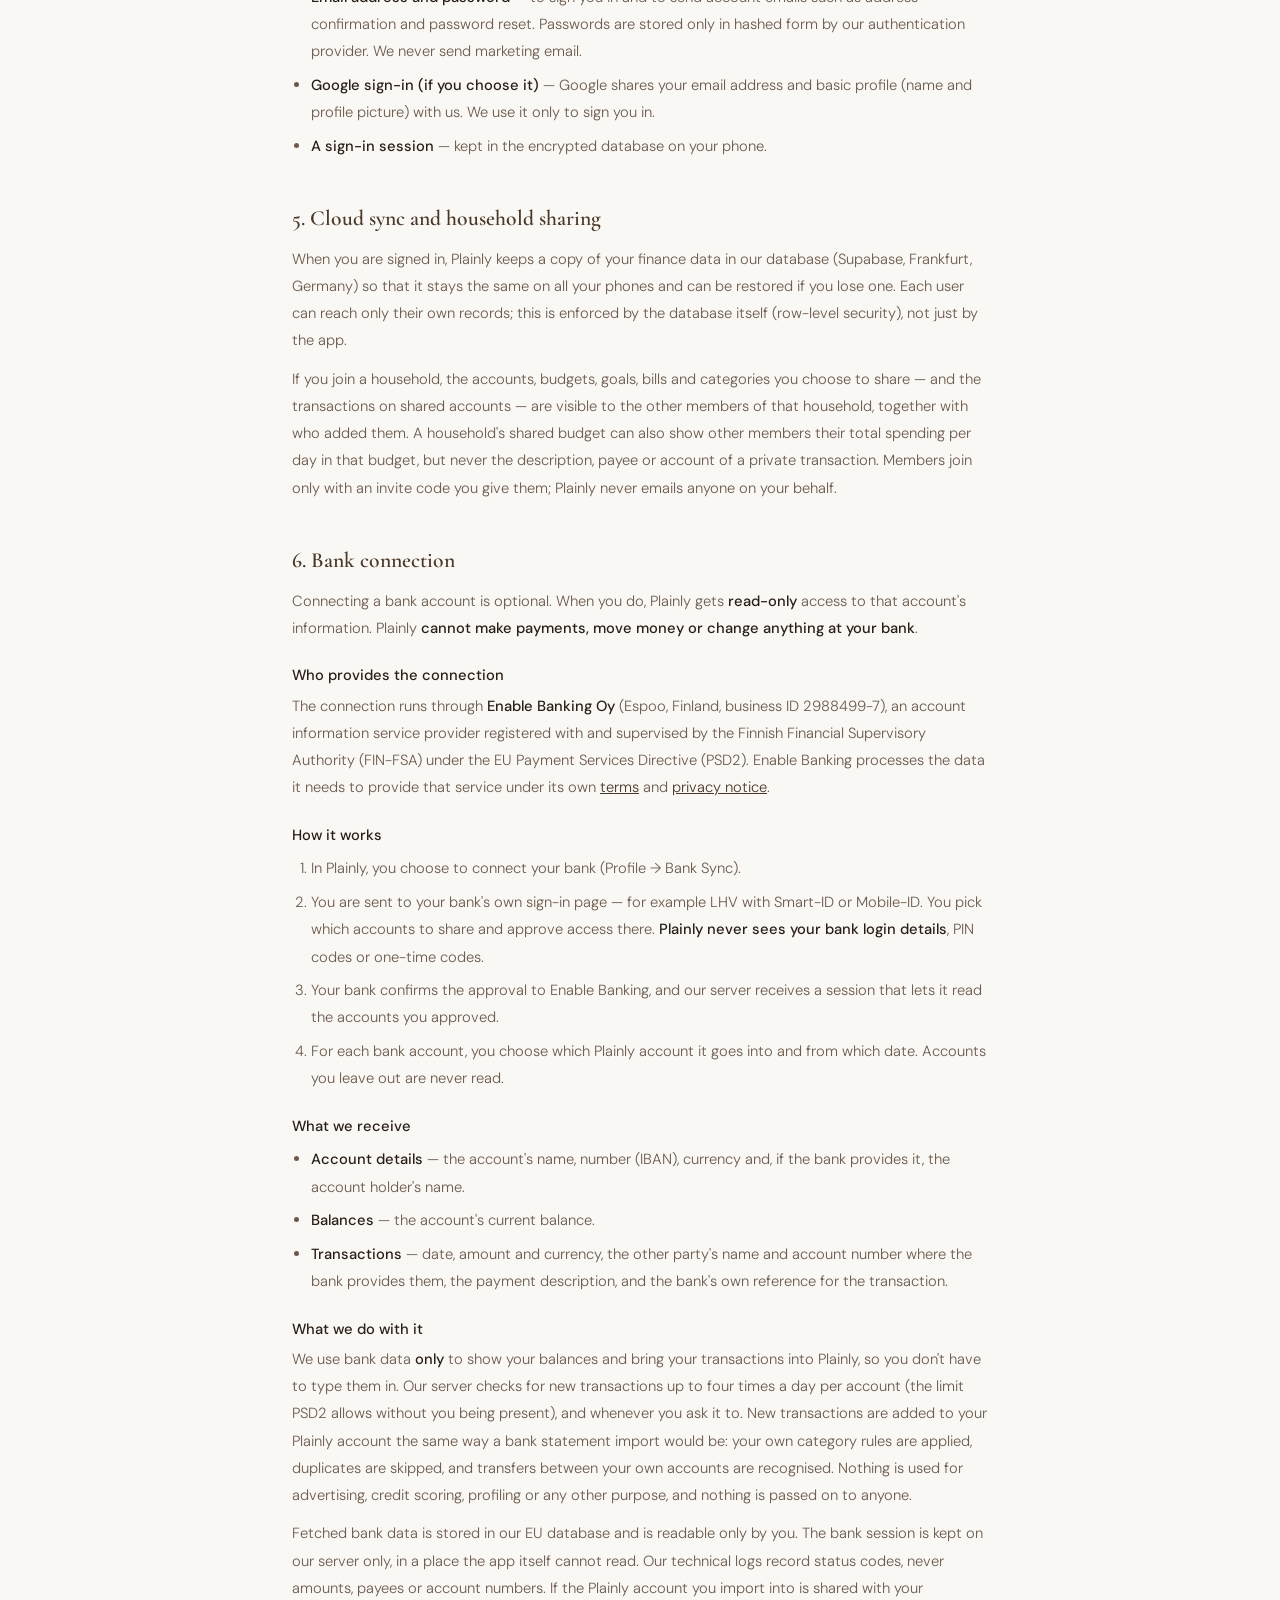
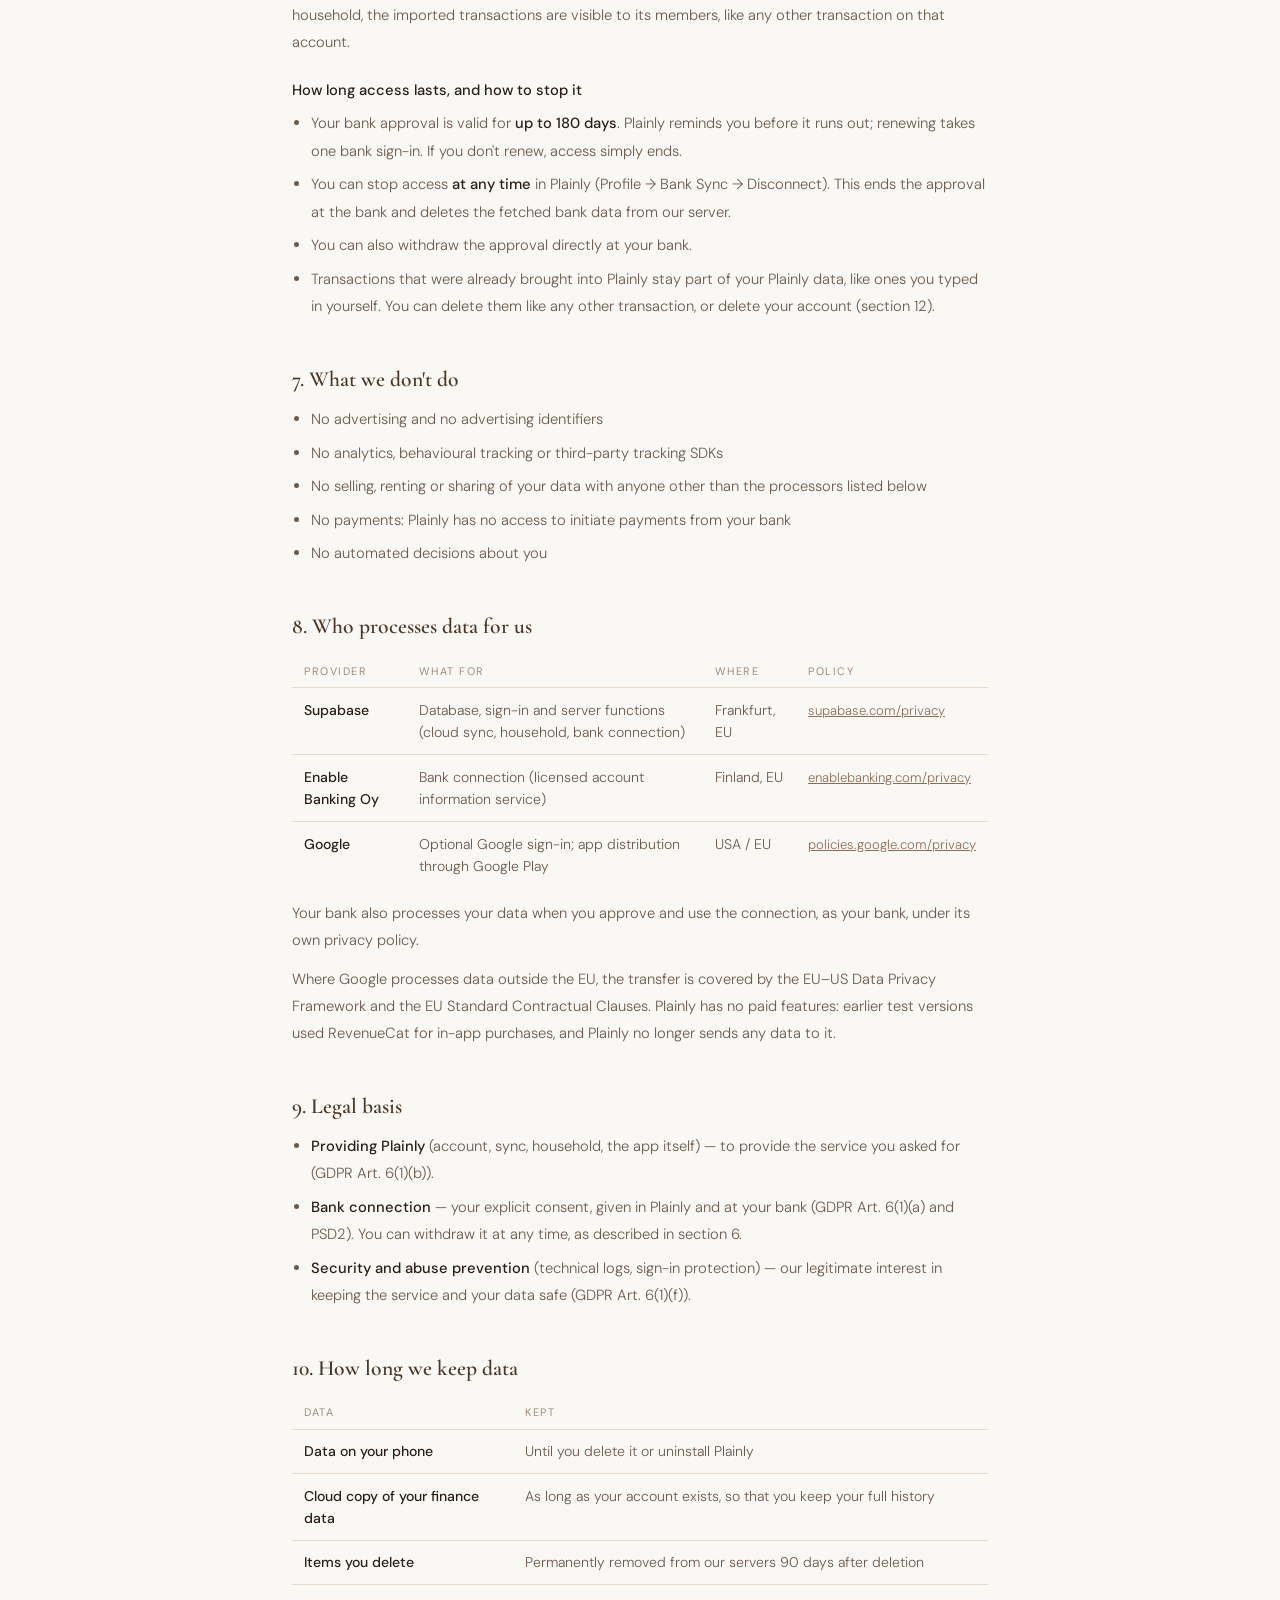
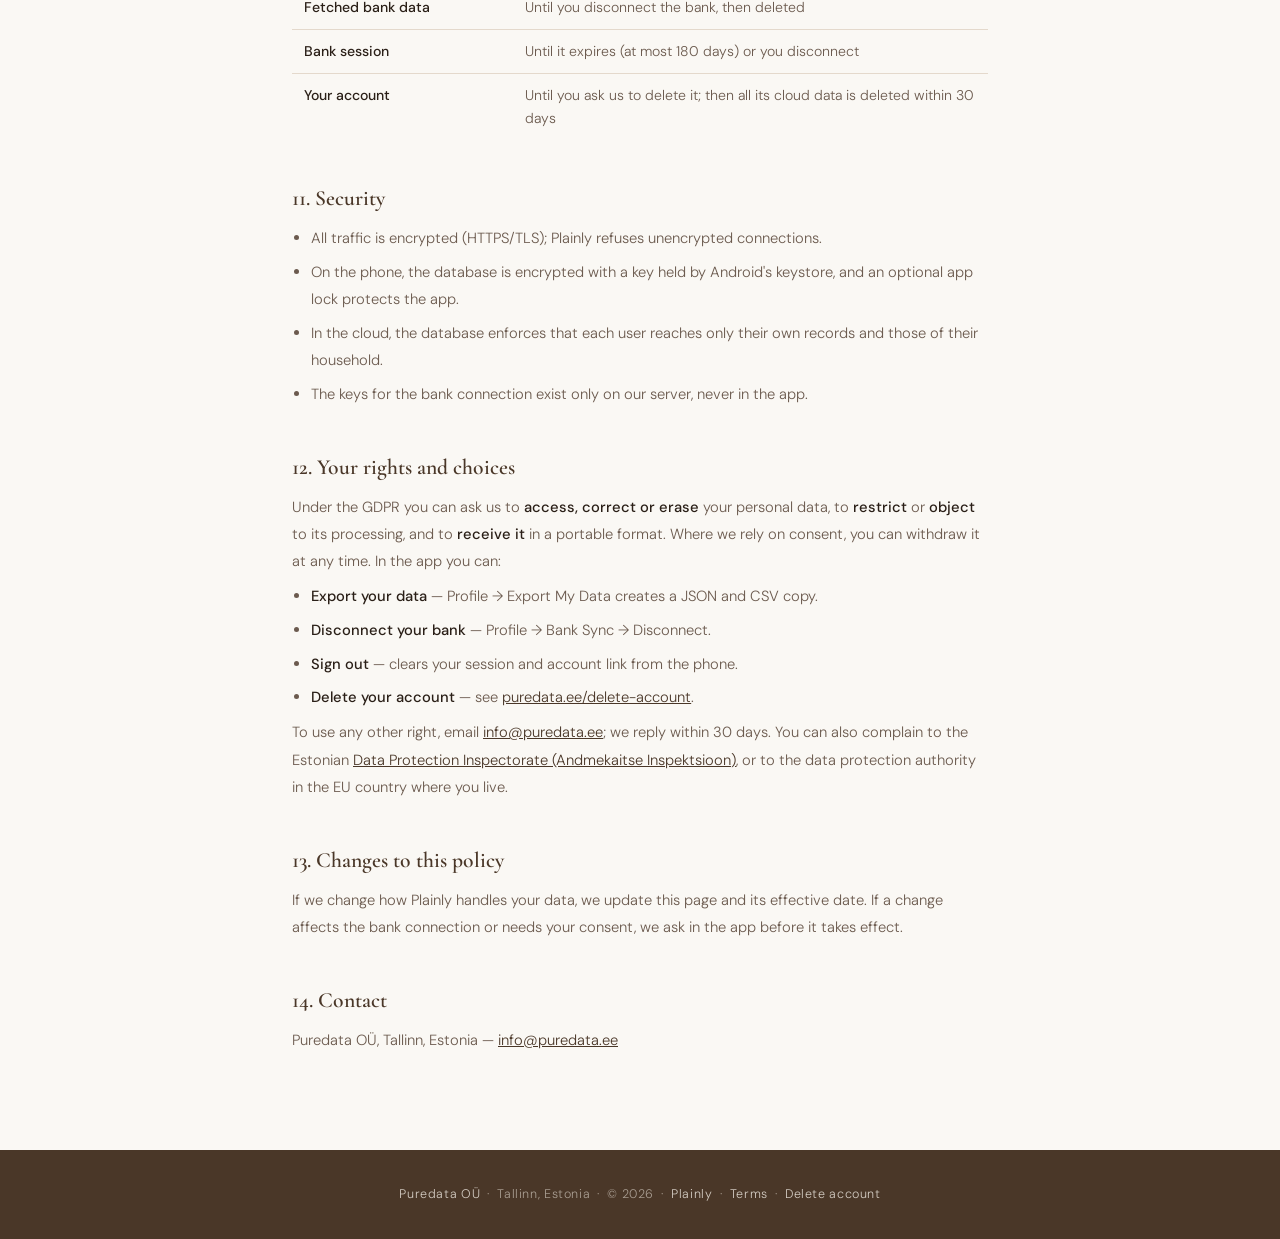
<file: plainly/privacy.html>
<!DOCTYPE html>
<html lang="en">
<head>
  <meta charset="UTF-8" />
  <meta name="viewport" content="width=device-width, initial-scale=1.0" />
  <title>Plainly Privacy Policy — Puredata OÜ</title>
  <meta name="description" content="How Plainly, a private family finance app by Puredata OÜ, handles personal and bank data." />
  <meta name="robots" content="noindex" />
  <link rel="preconnect" href="https://fonts.googleapis.com" />
  <link rel="preconnect" href="https://fonts.gstatic.com" crossorigin />
  <link href="https://fonts.googleapis.com/css2?family=Cormorant+Garamond:ital,wght@0,300;0,400;0,600;1,300;1,400&family=DM+Sans:wght@300;400;500&display=swap" rel="stylesheet" />
  <link rel="stylesheet" href="/site.css" />
</head>
<body>

  <nav class="site-nav" aria-label="Plainly">
    <a href="/" class="nav-logo">Puredata OÜ</a>
    <ul class="nav-links">
      <li><a href="/plainly/">Plainly</a></li>
      <li><a href="/plainly/privacy" aria-current="page">Privacy</a></li>
      <li><a href="/plainly/terms">Terms</a></li>
    </ul>
  </nav>

  <main class="page">

    <p class="eyebrow">Plainly &nbsp;·&nbsp; Legal</p>
    <h1>Privacy Policy</h1>
    <p class="meta">Effective 4 October 2026 &nbsp;·&nbsp; Platform: Android &nbsp;·&nbsp; Data controller: Puredata OÜ, Estonia</p>
    <div class="chips">
      <span class="chip">Private family app</span>
      <span class="chip good">Local-first, encrypted</span>
      <span class="chip good">EU hosting</span>
      <span class="chip good">Read-only bank access</span>
      <span class="chip good">No ads or tracking</span>
    </div>

    <div class="callout">
      <p><strong>In short.</strong> Plainly is a private, non-commercial app used only by one family. Your data stays on your phone unless you sign in; then a copy is kept in our EU database so your phones and your household stay in step. If you connect a bank account, Plainly reads its balance and transactions through Enable Banking, read-only, for as long as you allow it. We never sell data, show ads or track you.</p>
    </div>

    <nav class="toc" aria-label="Contents">
      <ol>
        <li><a href="#who">Who we are</a></li>
        <li><a href="#audience">Who Plainly is for</a></li>
        <li><a href="#device">Data on your phone</a></li>
        <li><a href="#account">Your account</a></li>
        <li><a href="#sync">Cloud sync and household</a></li>
        <li><a href="#bank">Bank connection</a></li>
        <li><a href="#not">What we don't do</a></li>
        <li><a href="#processors">Who processes data</a></li>
        <li><a href="#basis">Legal basis</a></li>
        <li><a href="#retention">How long we keep data</a></li>
        <li><a href="#security">Security</a></li>
        <li><a href="#rights">Your rights and choices</a></li>
        <li><a href="#changes">Changes</a></li>
        <li><a href="#contact">Contact</a></li>
      </ol>
    </nav>

    <div class="prose">

      <h2 id="who">1. Who we are</h2>
      <p>Plainly is developed and operated by <strong>Puredata OÜ</strong>, a company registered in Estonia, European Union, which is the data controller for the data described here. We are subject to the EU General Data Protection Regulation (GDPR). Contact: <a href="mailto:info@puredata.ee">info@puredata.ee</a>.</p>

      <h2 id="audience">2. Who Plainly is for</h2>
      <p>Plainly is a <strong>personal, non-commercial project</strong> built by Puredata OÜ's founder for their own family. It is not sold, not advertised and not available to the public. The family members who use it are invited personally and install it through a closed Google Play testing track. This policy is written for them, and for the banks and providers Plainly connects to.</p>

      <h2 id="device">3. Data on your phone</h2>
      <p>Everything you put into Plainly — accounts, transactions, budgets, goals, recurring bills and categories — is stored in an <strong>encrypted database on your phone</strong>, protected by a key held in Android's secure keystore. If you turn on the app lock, only a salted hash of your PIN is stored, never the PIN itself; fingerprint unlock is handled by Android and Plainly never receives your fingerprint.</p>
      <p>If you use Plainly without an account, <strong>nothing leaves your phone</strong>, and we have no access to it. Android device backups of Plainly are switched off, so the data is not copied to a cloud backup either.</p>

      <h2 id="account">4. Your account</h2>
      <p>An account is optional. It is needed for cloud sync, household sharing and bank connection. To create one we process:</p>
      <ul>
        <li><strong>Email address and password</strong> — to sign you in and to send account emails such as address confirmation and password reset. Passwords are stored only in hashed form by our authentication provider. We never send marketing email.</li>
        <li><strong>Google sign-in (if you choose it)</strong> — Google shares your email address and basic profile (name and profile picture) with us. We use it only to sign you in.</li>
        <li><strong>A sign-in session</strong> — kept in the encrypted database on your phone.</li>
      </ul>

      <h2 id="sync">5. Cloud sync and household sharing</h2>
      <p>When you are signed in, Plainly keeps a copy of your finance data in our database (Supabase, Frankfurt, Germany) so that it stays the same on all your phones and can be restored if you lose one. Each user can reach only their own records; this is enforced by the database itself (row-level security), not just by the app.</p>
      <p>If you join a household, the accounts, budgets, goals, bills and categories you choose to share — and the transactions on shared accounts — are visible to the other members of that household, together with who added them. A household's shared budget can also show other members their total spending per day in that budget, but never the description, payee or account of a private transaction. Members join only with an invite code you give them; Plainly never emails anyone on your behalf.</p>

      <h2 id="bank">6. Bank connection</h2>
      <p>Connecting a bank account is optional. When you do, Plainly gets <strong>read-only</strong> access to that account's information. Plainly <strong>cannot make payments, move money or change anything at your bank</strong>.</p>

      <h3>Who provides the connection</h3>
      <p>The connection runs through <strong>Enable Banking Oy</strong> (Espoo, Finland, business ID 2988499-7), an account information service provider registered with and supervised by the Finnish Financial Supervisory Authority (FIN-FSA) under the EU Payment Services Directive (PSD2). Enable Banking processes the data it needs to provide that service under its own <a href="https://enablebanking.com/terms/" target="_blank" rel="noopener">terms</a> and <a href="https://enablebanking.com/privacy/" target="_blank" rel="noopener">privacy notice</a>.</p>

      <h3>How it works</h3>
      <ol>
        <li>In Plainly, you choose to connect your bank (Profile → Bank Sync).</li>
        <li>You are sent to your bank's own sign-in page — for example LHV with Smart-ID or Mobile-ID. You pick which accounts to share and approve access there. <strong>Plainly never sees your bank login details</strong>, PIN codes or one-time codes.</li>
        <li>Your bank confirms the approval to Enable Banking, and our server receives a session that lets it read the accounts you approved.</li>
        <li>For each bank account, you choose which Plainly account it goes into and from which date. Accounts you leave out are never read.</li>
      </ol>

      <h3>What we receive</h3>
      <ul>
        <li><strong>Account details</strong> — the account's name, number (IBAN), currency and, if the bank provides it, the account holder's name.</li>
        <li><strong>Balances</strong> — the account's current balance.</li>
        <li><strong>Transactions</strong> — date, amount and currency, the other party's name and account number where the bank provides them, the payment description, and the bank's own reference for the transaction.</li>
      </ul>

      <h3>What we do with it</h3>
      <p>We use bank data <strong>only</strong> to show your balances and bring your transactions into Plainly, so you don't have to type them in. Our server checks for new transactions up to four times a day per account (the limit PSD2 allows without you being present), and whenever you ask it to. New transactions are added to your Plainly account the same way a bank statement import would be: your own category rules are applied, duplicates are skipped, and transfers between your own accounts are recognised. Nothing is used for advertising, credit scoring, profiling or any other purpose, and nothing is passed on to anyone.</p>
      <p>Fetched bank data is stored in our EU database and is readable only by you. The bank session is kept on our server only, in a place the app itself cannot read. Our technical logs record status codes, never amounts, payees or account numbers. If the Plainly account you import into is shared with your household, the imported transactions are visible to its members, like any other transaction on that account.</p>

      <h3>How long access lasts, and how to stop it</h3>
      <ul>
        <li>Your bank approval is valid for <strong>up to 180 days</strong>. Plainly reminds you before it runs out; renewing takes one bank sign-in. If you don't renew, access simply ends.</li>
        <li>You can stop access <strong>at any time</strong> in Plainly (Profile → Bank Sync → Disconnect). This ends the approval at the bank and deletes the fetched bank data from our server.</li>
        <li>You can also withdraw the approval directly at your bank.</li>
        <li>Transactions that were already brought into Plainly stay part of your Plainly data, like ones you typed in yourself. You can delete them like any other transaction, or delete your account (section 12).</li>
      </ul>

      <h2 id="not">7. What we don't do</h2>
      <ul>
        <li>No advertising and no advertising identifiers</li>
        <li>No analytics, behavioural tracking or third-party tracking SDKs</li>
        <li>No selling, renting or sharing of your data with anyone other than the processors listed below</li>
        <li>No payments: Plainly has no access to initiate payments from your bank</li>
        <li>No automated decisions about you</li>
      </ul>

      <h2 id="processors">8. Who processes data for us</h2>
      <table class="data-table">
        <thead>
          <tr><th>Provider</th><th>What for</th><th>Where</th><th>Policy</th></tr>
        </thead>
        <tbody>
          <tr>
            <td>Supabase</td>
            <td>Database, sign-in and server functions (cloud sync, household, bank connection)</td>
            <td>Frankfurt, EU</td>
            <td><a href="https://supabase.com/privacy" target="_blank" rel="noopener">supabase.com/privacy</a></td>
          </tr>
          <tr>
            <td>Enable Banking Oy</td>
            <td>Bank connection (licensed account information service)</td>
            <td>Finland, EU</td>
            <td><a href="https://enablebanking.com/privacy/" target="_blank" rel="noopener">enablebanking.com/privacy</a></td>
          </tr>
          <tr>
            <td>Google</td>
            <td>Optional Google sign-in; app distribution through Google Play</td>
            <td>USA / EU</td>
            <td><a href="https://policies.google.com/privacy" target="_blank" rel="noopener">policies.google.com/privacy</a></td>
          </tr>
        </tbody>
      </table>
      <p>Your bank also processes your data when you approve and use the connection, as your bank, under its own privacy policy.</p>
      <p>Where Google processes data outside the EU, the transfer is covered by the EU–US Data Privacy Framework and the EU Standard Contractual Clauses. Plainly has no paid features: earlier test versions used RevenueCat for in-app purchases, and Plainly no longer sends any data to it.</p>

      <h2 id="basis">9. Legal basis</h2>
      <ul>
        <li><strong>Providing Plainly</strong> (account, sync, household, the app itself) — to provide the service you asked for (GDPR Art. 6(1)(b)).</li>
        <li><strong>Bank connection</strong> — your explicit consent, given in Plainly and at your bank (GDPR Art. 6(1)(a) and PSD2). You can withdraw it at any time, as described in section 6.</li>
        <li><strong>Security and abuse prevention</strong> (technical logs, sign-in protection) — our legitimate interest in keeping the service and your data safe (GDPR Art. 6(1)(f)).</li>
      </ul>

      <h2 id="retention">10. How long we keep data</h2>
      <table class="data-table">
        <thead>
          <tr><th>Data</th><th>Kept</th></tr>
        </thead>
        <tbody>
          <tr><td>Data on your phone</td><td>Until you delete it or uninstall Plainly</td></tr>
          <tr><td>Cloud copy of your finance data</td><td>As long as your account exists, so that you keep your full history</td></tr>
          <tr><td>Items you delete</td><td>Permanently removed from our servers 90 days after deletion</td></tr>
          <tr><td>Fetched bank data</td><td>Until you disconnect the bank, then deleted</td></tr>
          <tr><td>Bank session</td><td>Until it expires (at most 180 days) or you disconnect</td></tr>
          <tr><td>Your account</td><td>Until you ask us to delete it; then all its cloud data is deleted within 30 days</td></tr>
        </tbody>
      </table>

      <h2 id="security">11. Security</h2>
      <ul>
        <li>All traffic is encrypted (HTTPS/TLS); Plainly refuses unencrypted connections.</li>
        <li>On the phone, the database is encrypted with a key held by Android's keystore, and an optional app lock protects the app.</li>
        <li>In the cloud, the database enforces that each user reaches only their own records and those of their household.</li>
        <li>The keys for the bank connection exist only on our server, never in the app.</li>
      </ul>

      <h2 id="rights">12. Your rights and choices</h2>
      <p>Under the GDPR you can ask us to <strong>access, correct or erase</strong> your personal data, to <strong>restrict</strong> or <strong>object</strong> to its processing, and to <strong>receive it</strong> in a portable format. Where we rely on consent, you can withdraw it at any time. In the app you can:</p>
      <ul>
        <li><strong>Export your data</strong> — Profile → Export My Data creates a JSON and CSV copy.</li>
        <li><strong>Disconnect your bank</strong> — Profile → Bank Sync → Disconnect.</li>
        <li><strong>Sign out</strong> — clears your session and account link from the phone.</li>
        <li><strong>Delete your account</strong> — see <a href="/delete-account">puredata.ee/delete-account</a>.</li>
      </ul>
      <p>To use any other right, email <a href="mailto:info@puredata.ee">info@puredata.ee</a>; we reply within 30 days. You can also complain to the Estonian <a href="https://www.aki.ee/en" target="_blank" rel="noopener">Data Protection Inspectorate (Andmekaitse Inspektsioon)</a>, or to the data protection authority in the EU country where you live.</p>

      <h2 id="changes">13. Changes to this policy</h2>
      <p>If we change how Plainly handles your data, we update this page and its effective date. If a change affects the bank connection or needs your consent, we ask in the app before it takes effect.</p>

      <h2 id="contact">14. Contact</h2>
      <p>Puredata OÜ, Tallinn, Estonia — <a href="mailto:info@puredata.ee">info@puredata.ee</a></p>

    </div>
  </main>

  <footer class="site-footer">
    <span>Puredata OÜ</span> &nbsp;·&nbsp; Tallinn, Estonia &nbsp;·&nbsp; © 2026 &nbsp;·&nbsp;
    <a href="/plainly/">Plainly</a> &nbsp;·&nbsp; <a href="/plainly/terms">Terms</a> &nbsp;·&nbsp; <a href="/delete-account">Delete account</a>
  </footer>

</body>
</html>
</file>
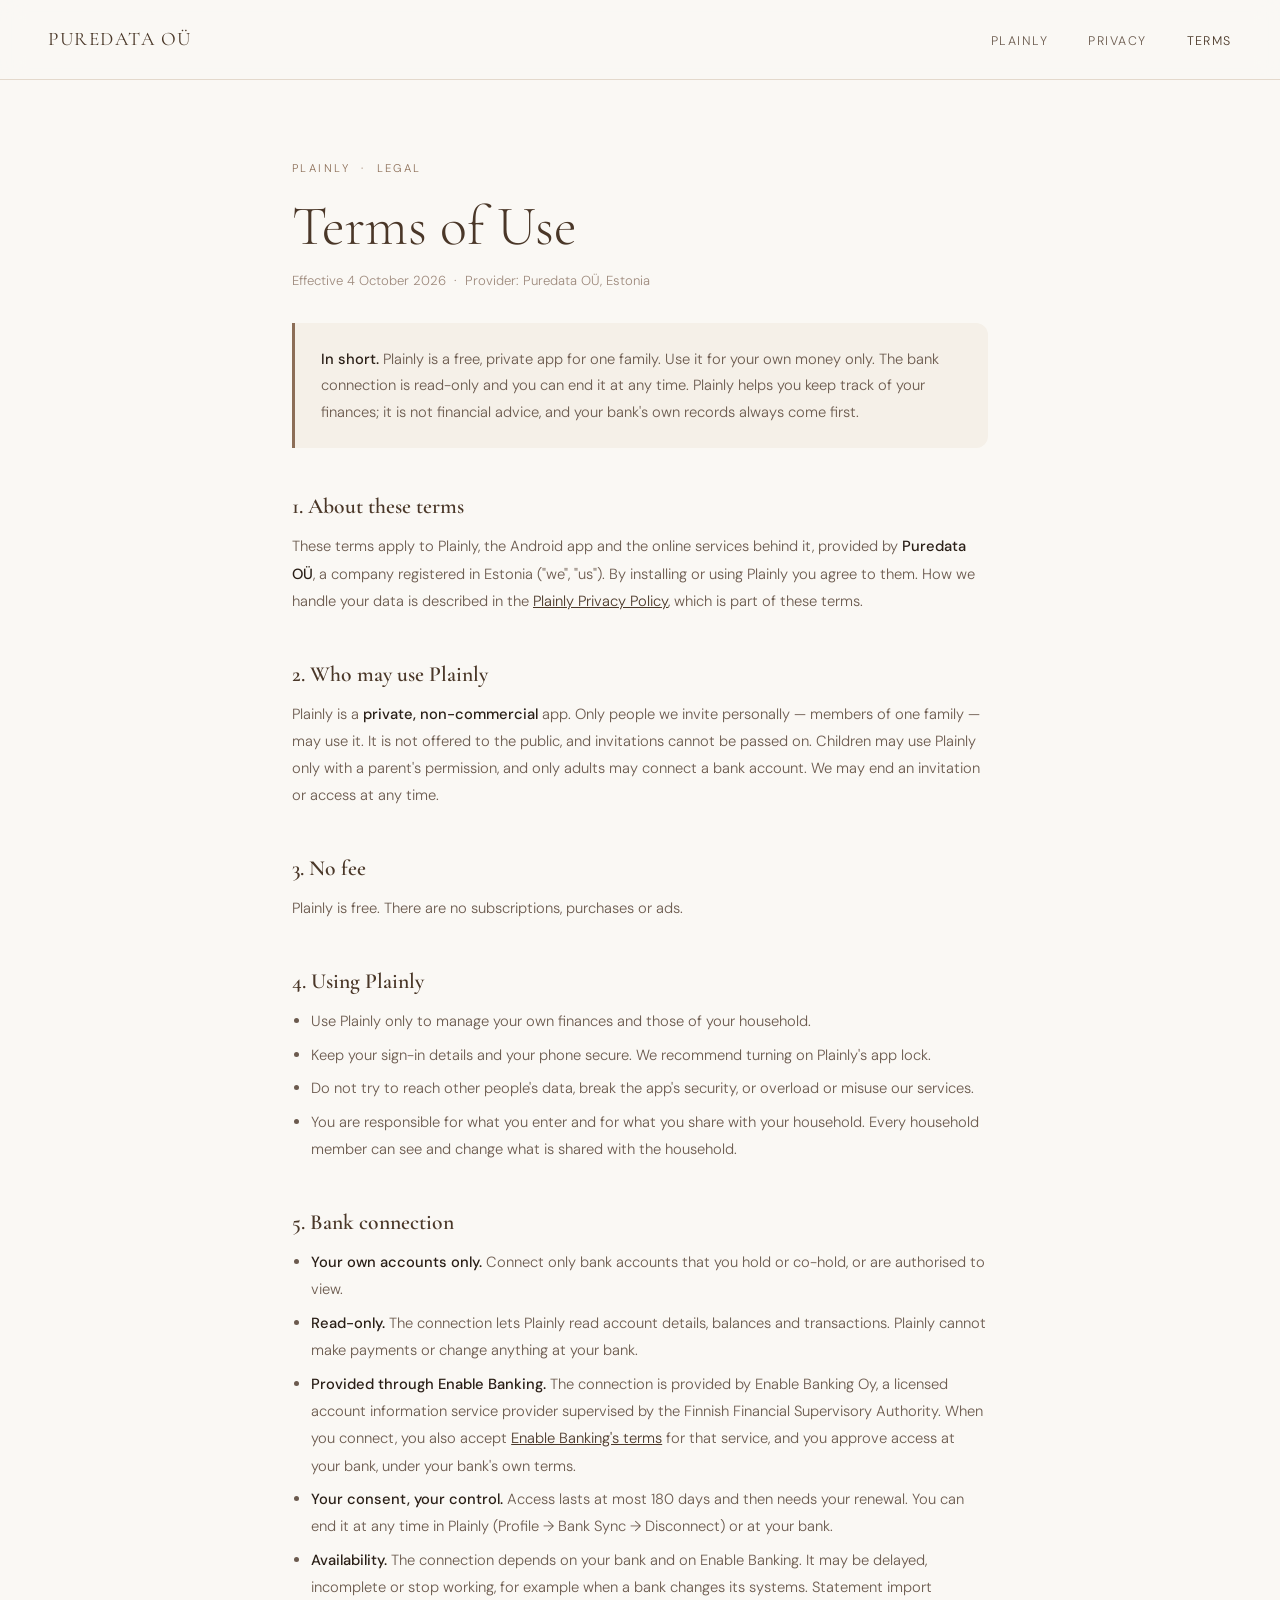
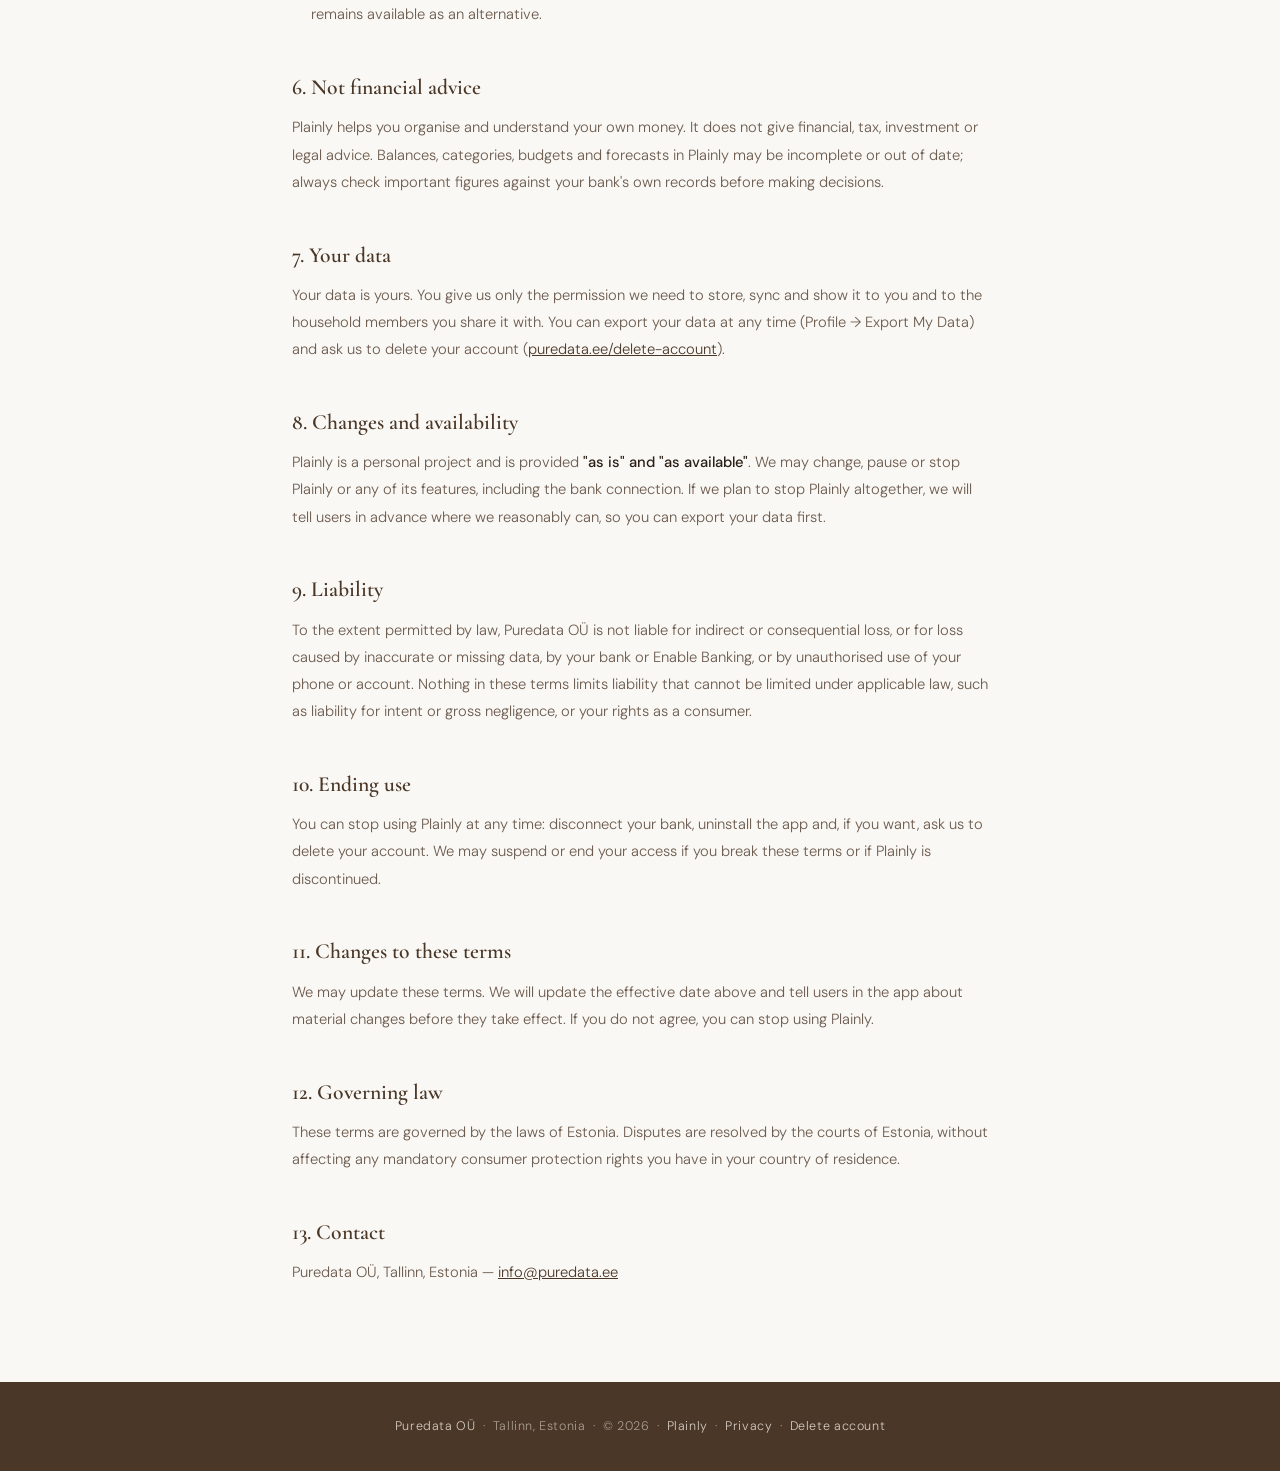
<file: plainly/terms.html>
<!DOCTYPE html>
<html lang="en">
<head>
  <meta charset="UTF-8" />
  <meta name="viewport" content="width=device-width, initial-scale=1.0" />
  <title>Plainly Terms of Use — Puredata OÜ</title>
  <meta name="description" content="Terms of use for Plainly, a private family finance app by Puredata OÜ." />
  <meta name="robots" content="noindex" />
  <link rel="preconnect" href="https://fonts.googleapis.com" />
  <link rel="preconnect" href="https://fonts.gstatic.com" crossorigin />
  <link href="https://fonts.googleapis.com/css2?family=Cormorant+Garamond:ital,wght@0,300;0,400;0,600;1,300;1,400&family=DM+Sans:wght@300;400;500&display=swap" rel="stylesheet" />
  <link rel="stylesheet" href="/site.css" />
</head>
<body>

  <nav class="site-nav" aria-label="Plainly">
    <a href="/" class="nav-logo">Puredata OÜ</a>
    <ul class="nav-links">
      <li><a href="/plainly/">Plainly</a></li>
      <li><a href="/plainly/privacy">Privacy</a></li>
      <li><a href="/plainly/terms" aria-current="page">Terms</a></li>
    </ul>
  </nav>

  <main class="page">

    <p class="eyebrow">Plainly &nbsp;·&nbsp; Legal</p>
    <h1>Terms of Use</h1>
    <p class="meta">Effective 4 October 2026 &nbsp;·&nbsp; Provider: Puredata OÜ, Estonia</p>

    <div class="callout">
      <p><strong>In short.</strong> Plainly is a free, private app for one family. Use it for your own money only. The bank connection is read-only and you can end it at any time. Plainly helps you keep track of your finances; it is not financial advice, and your bank's own records always come first.</p>
    </div>

    <div class="prose">

      <h2 id="about">1. About these terms</h2>
      <p>These terms apply to Plainly, the Android app and the online services behind it, provided by <strong>Puredata OÜ</strong>, a company registered in Estonia ("we", "us"). By installing or using Plainly you agree to them. How we handle your data is described in the <a href="/plainly/privacy">Plainly Privacy Policy</a>, which is part of these terms.</p>

      <h2 id="access">2. Who may use Plainly</h2>
      <p>Plainly is a <strong>private, non-commercial</strong> app. Only people we invite personally — members of one family — may use it. It is not offered to the public, and invitations cannot be passed on. Children may use Plainly only with a parent's permission, and only adults may connect a bank account. We may end an invitation or access at any time.</p>

      <h2 id="price">3. No fee</h2>
      <p>Plainly is free. There are no subscriptions, purchases or ads.</p>

      <h2 id="use">4. Using Plainly</h2>
      <ul>
        <li>Use Plainly only to manage your own finances and those of your household.</li>
        <li>Keep your sign-in details and your phone secure. We recommend turning on Plainly's app lock.</li>
        <li>Do not try to reach other people's data, break the app's security, or overload or misuse our services.</li>
        <li>You are responsible for what you enter and for what you share with your household. Every household member can see and change what is shared with the household.</li>
      </ul>

      <h2 id="bank">5. Bank connection</h2>
      <ul>
        <li><strong>Your own accounts only.</strong> Connect only bank accounts that you hold or co-hold, or are authorised to view.</li>
        <li><strong>Read-only.</strong> The connection lets Plainly read account details, balances and transactions. Plainly cannot make payments or change anything at your bank.</li>
        <li><strong>Provided through Enable Banking.</strong> The connection is provided by Enable Banking Oy, a licensed account information service provider supervised by the Finnish Financial Supervisory Authority. When you connect, you also accept <a href="https://enablebanking.com/terms/" target="_blank" rel="noopener">Enable Banking's terms</a> for that service, and you approve access at your bank, under your bank's own terms.</li>
        <li><strong>Your consent, your control.</strong> Access lasts at most 180 days and then needs your renewal. You can end it at any time in Plainly (Profile → Bank Sync → Disconnect) or at your bank.</li>
        <li><strong>Availability.</strong> The connection depends on your bank and on Enable Banking. It may be delayed, incomplete or stop working, for example when a bank changes its systems. Statement import remains available as an alternative.</li>
      </ul>

      <h2 id="advice">6. Not financial advice</h2>
      <p>Plainly helps you organise and understand your own money. It does not give financial, tax, investment or legal advice. Balances, categories, budgets and forecasts in Plainly may be incomplete or out of date; always check important figures against your bank's own records before making decisions.</p>

      <h2 id="data">7. Your data</h2>
      <p>Your data is yours. You give us only the permission we need to store, sync and show it to you and to the household members you share it with. You can export your data at any time (Profile → Export My Data) and ask us to delete your account (<a href="/delete-account">puredata.ee/delete-account</a>).</p>

      <h2 id="availability">8. Changes and availability</h2>
      <p>Plainly is a personal project and is provided <strong>"as is" and "as available"</strong>. We may change, pause or stop Plainly or any of its features, including the bank connection. If we plan to stop Plainly altogether, we will tell users in advance where we reasonably can, so you can export your data first.</p>

      <h2 id="liability">9. Liability</h2>
      <p>To the extent permitted by law, Puredata OÜ is not liable for indirect or consequential loss, or for loss caused by inaccurate or missing data, by your bank or Enable Banking, or by unauthorised use of your phone or account. Nothing in these terms limits liability that cannot be limited under applicable law, such as liability for intent or gross negligence, or your rights as a consumer.</p>

      <h2 id="ending">10. Ending use</h2>
      <p>You can stop using Plainly at any time: disconnect your bank, uninstall the app and, if you want, ask us to delete your account. We may suspend or end your access if you break these terms or if Plainly is discontinued.</p>

      <h2 id="changes">11. Changes to these terms</h2>
      <p>We may update these terms. We will update the effective date above and tell users in the app about material changes before they take effect. If you do not agree, you can stop using Plainly.</p>

      <h2 id="law">12. Governing law</h2>
      <p>These terms are governed by the laws of Estonia. Disputes are resolved by the courts of Estonia, without affecting any mandatory consumer protection rights you have in your country of residence.</p>

      <h2 id="contact">13. Contact</h2>
      <p>Puredata OÜ, Tallinn, Estonia — <a href="mailto:info@puredata.ee">info@puredata.ee</a></p>

    </div>
  </main>

  <footer class="site-footer">
    <span>Puredata OÜ</span> &nbsp;·&nbsp; Tallinn, Estonia &nbsp;·&nbsp; © 2026 &nbsp;·&nbsp;
    <a href="/plainly/">Plainly</a> &nbsp;·&nbsp; <a href="/plainly/privacy">Privacy</a> &nbsp;·&nbsp; <a href="/delete-account">Delete account</a>
  </footer>

</body>
</html>
</file>
<file: site.css>
/* Puredata OÜ — shared styles for every page of puredata.ee */

:root {
  --cream: #f5f0e8;
  --warm-white: #faf8f4;
  --walnut: #4a3728;
  --walnut-mid: #6b4f3a;
  --walnut-light: #8c6e57;
  --tan: #c9b49a;
  --tan-light: #e4d9cc;
  --text-dark: #2a1f17;
  --text-mid: #6b5a4e;
  --text-light: #9e8a7d;
  --good-border: #c2d6c8;
  --good-text: #3a6645;
  --good-bg: #f0f7f2;
  --note-bg: #fdf8f2;
  --destructive: #a03030;
  --nav-bg: rgba(250, 248, 244, 0.85);
  --on-walnut: rgba(245, 240, 232, 0.8);
  --on-walnut-soft: rgba(245, 240, 232, 0.55);
  --serif: 'Cormorant Garamond', Georgia, serif;
  --sans: 'DM Sans', system-ui, sans-serif;
}

*, *::before, *::after { box-sizing: border-box; margin: 0; padding: 0; }

html { scroll-behavior: smooth; scroll-padding-top: 6rem; }

body {
  background: var(--warm-white);
  color: var(--text-dark);
  font-family: var(--sans);
  font-weight: 300;
  line-height: 1.6;
  overflow-x: hidden;
}

a { color: var(--walnut); }
a:hover { color: var(--walnut-mid); }
:focus-visible { outline: 2px solid var(--walnut-light); outline-offset: 3px; border-radius: 4px; }

/* ── Nav ── */
.site-nav {
  position: fixed;
  top: 0; left: 0; right: 0;
  z-index: 100;
  display: flex;
  align-items: center;
  justify-content: space-between;
  gap: 1rem;
  padding: 1.5rem 3rem;
  background: var(--nav-bg);
  backdrop-filter: blur(12px);
  -webkit-backdrop-filter: blur(12px);
  border-bottom: 1px solid var(--tan-light);
}

.nav-logo {
  font-family: var(--serif);
  font-size: 1.2rem;
  font-weight: 400;
  letter-spacing: 0.08em;
  color: var(--walnut);
  text-transform: uppercase;
  text-decoration: none;
  white-space: nowrap;
}

.nav-links {
  display: flex;
  gap: 2.5rem;
  list-style: none;
}

.nav-links a {
  font-size: 0.78rem;
  letter-spacing: 0.12em;
  text-transform: uppercase;
  color: var(--text-mid);
  text-decoration: none;
  transition: color 0.2s;
}

.nav-links a:hover,
.nav-links a[aria-current="page"] { color: var(--walnut); }

/* ── Page layout (legal + product pages) ── */
.page {
  max-width: 760px;
  margin: 0 auto;
  padding: 10rem 2rem 6rem;
}

.eyebrow {
  font-size: 0.7rem;
  letter-spacing: 0.22em;
  text-transform: uppercase;
  color: var(--walnut-light);
  margin-bottom: 1rem;
}

.page h1 {
  font-family: var(--serif);
  font-size: clamp(2.2rem, 5vw, 3.5rem);
  font-weight: 300;
  color: var(--walnut);
  line-height: 1.15;
  margin-bottom: 0.75rem;
}

.lede {
  font-size: 0.98rem;
  color: var(--text-mid);
  line-height: 1.85;
  margin-bottom: 2rem;
}

.meta {
  font-size: 0.82rem;
  color: var(--text-light);
  margin-bottom: 0.9rem;
}

.rule {
  border: none;
  border-top: 1px solid var(--tan-light);
  margin: 2rem 0;
}

/* ── Chips ── */
.chips { display: flex; flex-wrap: wrap; gap: 6px; }

.chip {
  font-size: 0.72rem;
  letter-spacing: 0.05em;
  padding: 3px 10px;
  border-radius: 100px;
  border: 1px solid var(--tan);
  color: var(--walnut-mid);
  background: var(--note-bg);
}

.chip.good {
  border-color: var(--good-border);
  color: var(--good-text);
  background: var(--good-bg);
}

/* ── Callout ── */
.callout {
  background: var(--cream);
  border-left: 3px solid var(--walnut-light);
  border-radius: 0 12px 12px 0;
  padding: 1.4rem 1.6rem;
  margin: 2rem 0;
}

.callout p {
  font-size: 0.92rem;
  color: var(--text-mid);
  line-height: 1.8;
}

.callout p + p { margin-top: 0.6rem; }
.callout strong { font-weight: 500; color: var(--text-dark); }

/* ── Table of contents ── */
.toc {
  border: 1px solid var(--tan-light);
  border-radius: 12px;
  padding: 1.4rem 1.6rem;
  margin: 2rem 0 1rem;
}

.toc ol {
  columns: 2;
  column-gap: 2rem;
  padding-left: 1.2rem;
  font-size: 0.86rem;
  color: var(--text-light);
}

.toc li { margin-bottom: 0.35rem; break-inside: avoid; }
.toc a { color: var(--text-mid); text-decoration: none; }
.toc a:hover { color: var(--walnut); text-decoration: underline; }

/* ── Legal / long-form content ── */
.prose h2 {
  font-family: var(--serif);
  font-size: 1.35rem;
  font-weight: 600;
  color: var(--walnut);
  margin: 2.6rem 0 0.6rem;
}

.prose h3 {
  font-family: var(--sans);
  font-size: 0.92rem;
  font-weight: 500;
  color: var(--text-dark);
  margin: 1.4rem 0 0.3rem;
}

.prose p,
.prose li {
  font-size: 0.92rem;
  color: var(--text-mid);
  line-height: 1.85;
}

.prose p + p { margin-top: 0.7rem; }
.prose ul, .prose ol { padding-left: 1.2rem; margin: 0.5rem 0; }
.prose li { margin-bottom: 0.4rem; }
.prose strong { font-weight: 500; color: var(--text-dark); }

/* ── Data table (stacks on phones) ── */
.data-table {
  width: 100%;
  border-collapse: collapse;
  margin: 0.75rem 0;
}

.data-table th {
  text-align: left;
  font-size: 0.68rem;
  letter-spacing: 0.14em;
  text-transform: uppercase;
  color: var(--text-light);
  font-weight: 400;
  padding: 0.45rem 0.75rem;
  border-bottom: 1px solid var(--tan-light);
}

.data-table td {
  padding: 0.65rem 0.75rem;
  border-bottom: 1px solid var(--tan-light);
  color: var(--text-mid);
  vertical-align: top;
  line-height: 1.6;
  font-size: 0.88rem;
}

.data-table tr:last-child td { border-bottom: none; }
.data-table td:first-child { font-weight: 500; color: var(--text-dark); }
.data-table a { color: var(--walnut-light); font-size: 0.82rem; }

/* ── Cards ── */
.card-grid {
  display: grid;
  grid-template-columns: repeat(auto-fit, minmax(220px, 1fr));
  gap: 1rem;
  margin: 1.5rem 0;
}

.card {
  display: block;
  background: var(--cream);
  border-radius: 14px;
  padding: 1.5rem;
  text-decoration: none;
  color: inherit;
  transition: transform 0.2s, background 0.2s;
}

a.card:hover { transform: translateY(-2px); background: var(--tan-light); color: inherit; }

.card-title {
  font-family: var(--serif);
  font-size: 1.25rem;
  font-weight: 600;
  color: var(--walnut);
  margin-bottom: 0.3rem;
}

.card-text {
  font-size: 0.86rem;
  color: var(--text-mid);
  line-height: 1.7;
}

.card-link {
  display: inline-block;
  margin-top: 0.8rem;
  font-size: 0.72rem;
  letter-spacing: 0.14em;
  text-transform: uppercase;
  color: var(--walnut-light);
}

/* ── Footer ── */
.site-footer {
  background: var(--walnut);
  color: var(--on-walnut-soft);
  text-align: center;
  padding: 2rem 1.5rem;
  font-size: 0.78rem;
  letter-spacing: 0.05em;
  line-height: 2;
}

.site-footer span { color: var(--on-walnut); }
.site-footer a { color: var(--on-walnut); text-decoration: none; }
.site-footer a:hover { color: var(--cream); text-decoration: underline; }

/* ── Motion ── */
@keyframes fadeUp {
  from { opacity: 0; transform: translateY(20px); }
  to   { opacity: 1; transform: translateY(0); }
}

@media (prefers-reduced-motion: reduce) {
  html { scroll-behavior: auto; }
  *, *::before, *::after { animation: none !important; transition: none !important; }
}

/* ── Phones ── */
@media (max-width: 700px) {
  .site-nav { padding: 1.1rem 1rem; }
  .nav-links { gap: 1.1rem; }
  .nav-links a { font-size: 0.7rem; letter-spacing: 0.08em; }
  .page { padding: 7.5rem 1rem 4rem; }
  .toc ol { columns: 1; }
  .callout { padding: 1.2rem; }

  .data-table thead { display: none; }
  .data-table tr { display: block; padding: 0.7rem 0; border-bottom: 1px solid var(--tan-light); }
  .data-table tr:last-child { border-bottom: none; }
  .data-table td { display: block; padding: 0.1rem 0; border: none; }
}

@media (max-width: 420px) {
  .nav-optional { display: none; }
}
</file>
